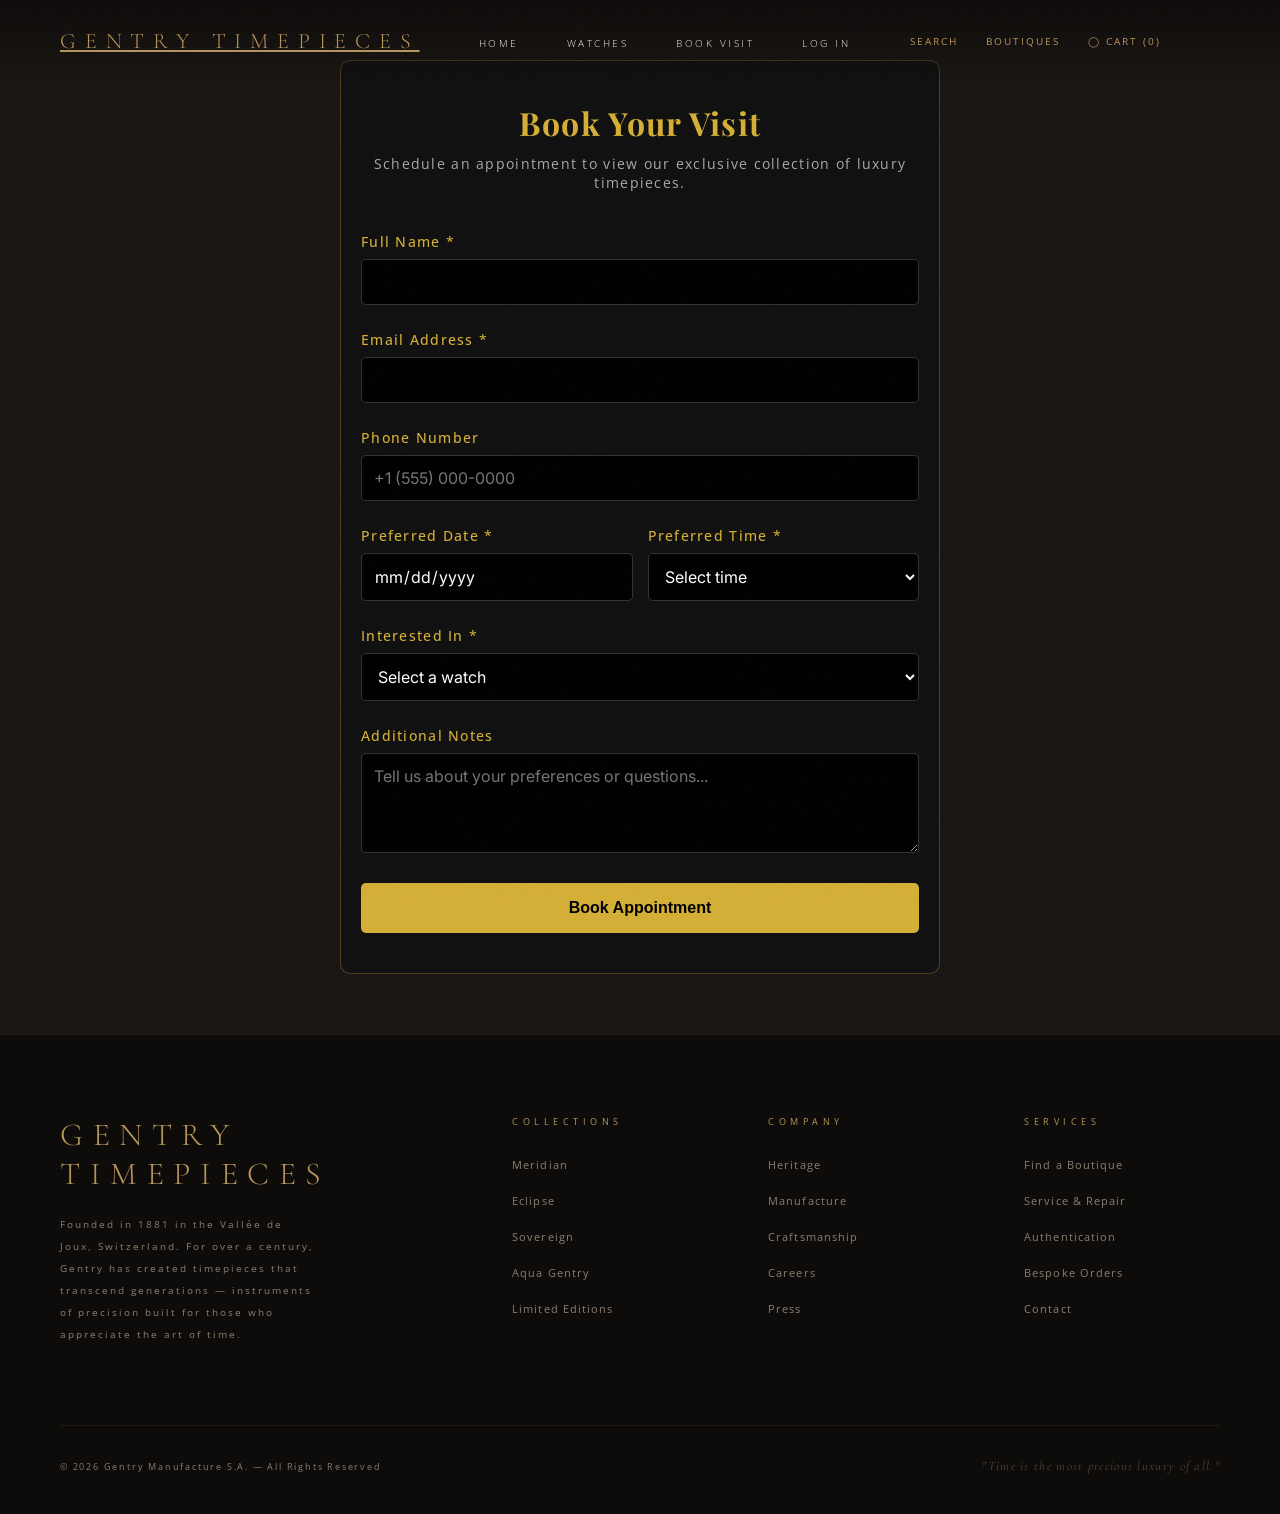
<file: book-visit/index.html>
<!DOCTYPE html>
<html lang="en">
<head>
  <meta charset="UTF-8">
  <meta name="viewport" content="width=device-width, initial-scale=1.0">
  <title>Book a Visit - Gentry Timepieces</title>
  <link href="https://fonts.googleapis.com/css2?family=Cormorant+Garamond:ital,wght@0,300;0,400;0,600;1,300;1,400&family=Josefin+Sans:wght@100;200;300;400&display=swap&family=Open+Sans:wght@300;400;500;600&display=swap" rel="stylesheet">
  <link href="https://fonts.googleapis.com/css2?family=Playfair+Display:wght@500;700&family=Inter:wght@300;400;500&display=swap" rel="stylesheet">
  <link rel="stylesheet" href="../css/luxury-style.css">
  <script src="../js/component-loader.js" defer></script>
  <style>
    .book-visit-container {
      max-width: 600px;
      margin: 60px auto;
      padding: 40px 20px;
      background: #111;
      border-radius: 10px;
      border: 1px solid rgba(212, 175, 55, 0.3);
    }

    .book-visit-container h1 {
      text-align: center;
      margin-bottom: 10px;
      font-family: 'Playfair Display', serif;
      color: #D4AF37;
    }

    .book-visit-container p {
      text-align: center;
      color: #aaa;
      margin-bottom: 40px;
      font-size: 14px;
    }

    .form-group {
      margin-bottom: 25px;
    }

    .form-group label {
      display: block;
      margin-bottom: 8px;
      color: #D4AF37;
      font-weight: 500;
      font-size: 14px;
    }

    .form-group input,
    .form-group select,
    .form-group textarea {
      width: 100%;
      padding: 12px;
      background: #000;
      border: 1px solid rgba(255, 255, 255, 0.2);
      color: #fff;
      border-radius: 5px;
      font-family: 'Inter', sans-serif;
      font-size: 1rem;
      transition: border-color 0.3s;
    }

    .form-group input:focus,
    .form-group select:focus,
    .form-group textarea:focus {
      outline: none;
      border-color: #D4AF37;
      box-shadow: 0 0 5px rgba(212, 175, 55, 0.3);
    }

    .form-group textarea {
      resize: vertical;
      min-height: 100px;
    }

    .form-row {
      display: grid;
      grid-template-columns: 1fr 1fr;
      gap: 15px;
    }

    .submit-btn {
      width: 100%;
      padding: 16px;
      background: #D4AF37;
      color: #000;
      border: none;
      border-radius: 5px;
      font-weight: bold;
      font-size: 1rem;
      cursor: pointer;
      transition: 0.3s;
      min-height: 44px;
    }

    .submit-btn:hover {
      opacity: 0.9;
      transform: translateY(-2px);
    }

    .success-message {
      display: none;
      background: #1a4d2e;
      border: 1px solid #4caf50;
      color: #4caf50;
      padding: 16px;
      border-radius: 5px;
      text-align: center;
      margin-bottom: 20px;
    }

    .error-message {
      display: none;
      background: #5d1f1f;
      border: 1px solid #f44336;
      color: #f44336;
      padding: 16px;
      border-radius: 5px;
      text-align: center;
      margin-bottom: 20px;
    }

    .form-error {
      color: #f44336;
      font-size: 12px;
      margin-top: 5px;
      display: none;
    }

    @media (max-width: 480px) {
      .book-visit-container {
        margin: 30px auto;
        padding: 20px 15px;
      }

      .form-row {
        grid-template-columns: 1fr;
      }
    }
  </style>
</head>
<body>
  <div id="header-placeholder"></div>

  <div class="book-visit-container">
    <h1>Book Your Visit</h1>
    <p>Schedule an appointment to view our exclusive collection of luxury timepieces.</p>
    
    <div id="success-message" class="success-message">
      ✓ Your appointment request has been submitted! We'll contact you shortly.
    </div>
    <div id="error-message" class="error-message">
      ✗ Something went wrong. Please try again.
    </div>

    <form id="book-visit-form">
      <div class="form-group">
        <label for="name">Full Name *</label>
        <input type="text" id="name" name="name" required>
        <div class="form-error" id="name-error">Please enter your name</div>
      </div>

      <div class="form-group">
        <label for="email">Email Address *</label>
        <input type="email" id="email" name="email" required>
        <div class="form-error" id="email-error">Please enter a valid email</div>
      </div>

      <div class="form-group">
        <label for="phone">Phone Number</label>
        <input type="tel" id="phone" name="phone" placeholder="+1 (555) 000-0000">
      </div>

      <div class="form-row">
        <div class="form-group">
          <label for="visit-date">Preferred Date *</label>
          <input type="date" id="visit-date" name="visit-date" required>
          <div class="form-error" id="date-error">Please select a date</div>
        </div>

        <div class="form-group">
          <label for="visit-time">Preferred Time *</label>
          <select id="visit-time" name="visit-time" required>
            <option value="">Select time</option>
            <option value="09:00">09:00 AM</option>
            <option value="10:00">10:00 AM</option>
            <option value="11:00">11:00 AM</option>
            <option value="12:00">12:00 PM</option>
            <option value="14:00">2:00 PM</option>
            <option value="15:00">3:00 PM</option>
            <option value="16:00">4:00 PM</option>
            <option value="17:00">5:00 PM</option>
          </select>
          <div class="form-error" id="time-error">Please select a time</div>
        </div>
      </div>

      <div class="form-group">
        <label for="preferred-watch">Interested In *</label>
        <select id="preferred-watch" name="preferred-watch" required>
          <option value="">Select a watch</option>
          <option value="rolex">Rolex Submariner - $12,000</option>
          <option value="omega">Omega Seamaster - $8,500</option>
          <option value="patek">Patek Philippe - $25,000</option>
          <option value="audemars">Audemars Piguet - $30,000</option>
          <option value="other">Other / Not Sure</option>
        </select>
        <div class="form-error" id="watch-error">Please select a watch</div>
      </div>

      <div class="form-group">
        <label for="message">Additional Notes</label>
        <textarea id="message" name="message" placeholder="Tell us about your preferences or questions..."></textarea>
      </div>

      <button type="submit" class="submit-btn">Book Appointment</button>
    </form>
  </div>

  <div id="footer-placeholder"></div>

  <script>
    /**
     * Book Visit Form Handler
     * Validates and submits appointment booking form
     */
    const form = document.getElementById('book-visit-form');
    const successMsg = document.getElementById('success-message');
    const errorMsg = document.getElementById('error-message');

    // Validate email format
    function isValidEmail(email) {
      const regex = /^[^\s@]+@[^\s@]+\.[^\s@]+$/;
      return regex.test(email);
    }

    // Show/hide error messages
    function showError(fieldId, message) {
      const errorEl = document.getElementById(`${fieldId}-error`);
      if (errorEl) {
        errorEl.style.display = 'block';
      }
    }

    function hideError(fieldId) {
      const errorEl = document.getElementById(`${fieldId}-error`);
      if (errorEl) {
        errorEl.style.display = 'none';
      }
    }

    // Validate form
    function validateForm() {
      let isValid = true;
      
      // Validate name
      const nameInput = document.getElementById('name');
      if (nameInput.value.trim() === '') {
        showError('name', 'Name is required');
        isValid = false;
      } else {
        hideError('name');
      }

      // Validate email
      const emailInput = document.getElementById('email');
      if (!isValidEmail(emailInput.value)) {
        showError('email', 'Email is required and must be valid');
        isValid = false;
      } else {
        hideError('email');
      }

      // Validate date
      const dateInput = document.getElementById('visit-date');
      if (dateInput.value === '') {
        showError('date', 'Date is required');
        isValid = false;
      } else {
        hideError('date');
      }

      // Validate time
      const timeInput = document.getElementById('visit-time');
      if (timeInput.value === '') {
        showError('time', 'Time is required');
        isValid = false;
      } else {
        hideError('time');
      }

      // Validate watch selection
      const watchInput = document.getElementById('preferred-watch');
      if (watchInput.value === '') {
        showError('watch', 'Please select a watch');
        isValid = false;
      } else {
        hideError('watch');
      }

      return isValid;
    }

    // Form submission handler
    form.addEventListener('submit', (e) => {
      e.preventDefault();
      successMsg.style.display = 'none';
      errorMsg.style.display = 'none';

      if (!validateForm()) {
        return;
      }

      // Collect form data
      const formData = new FormData(form);
      const data = Object.fromEntries(formData);

      // Log the data (in a real app, this would be sent to a backend API)
      console.log('Booking submitted:', data);

      // Show success message
      successMsg.style.display = 'block';

      // Reset form
      form.reset();

      // Scroll to top
      window.scrollTo({ top: 0, behavior: 'smooth' });

      // Hide success message after 5 seconds
      setTimeout(() => {
        successMsg.style.display = 'none';
      }, 5000);
    });

    // Real-time validation
    document.getElementById('email').addEventListener('blur', () => {
      const email = document.getElementById('email').value;
      if (email && !isValidEmail(email)) {
        showError('email', 'Email format is invalid');
      } else {
        hideError('email');
      }
    });
  </script>
</body>
</html>
</file>
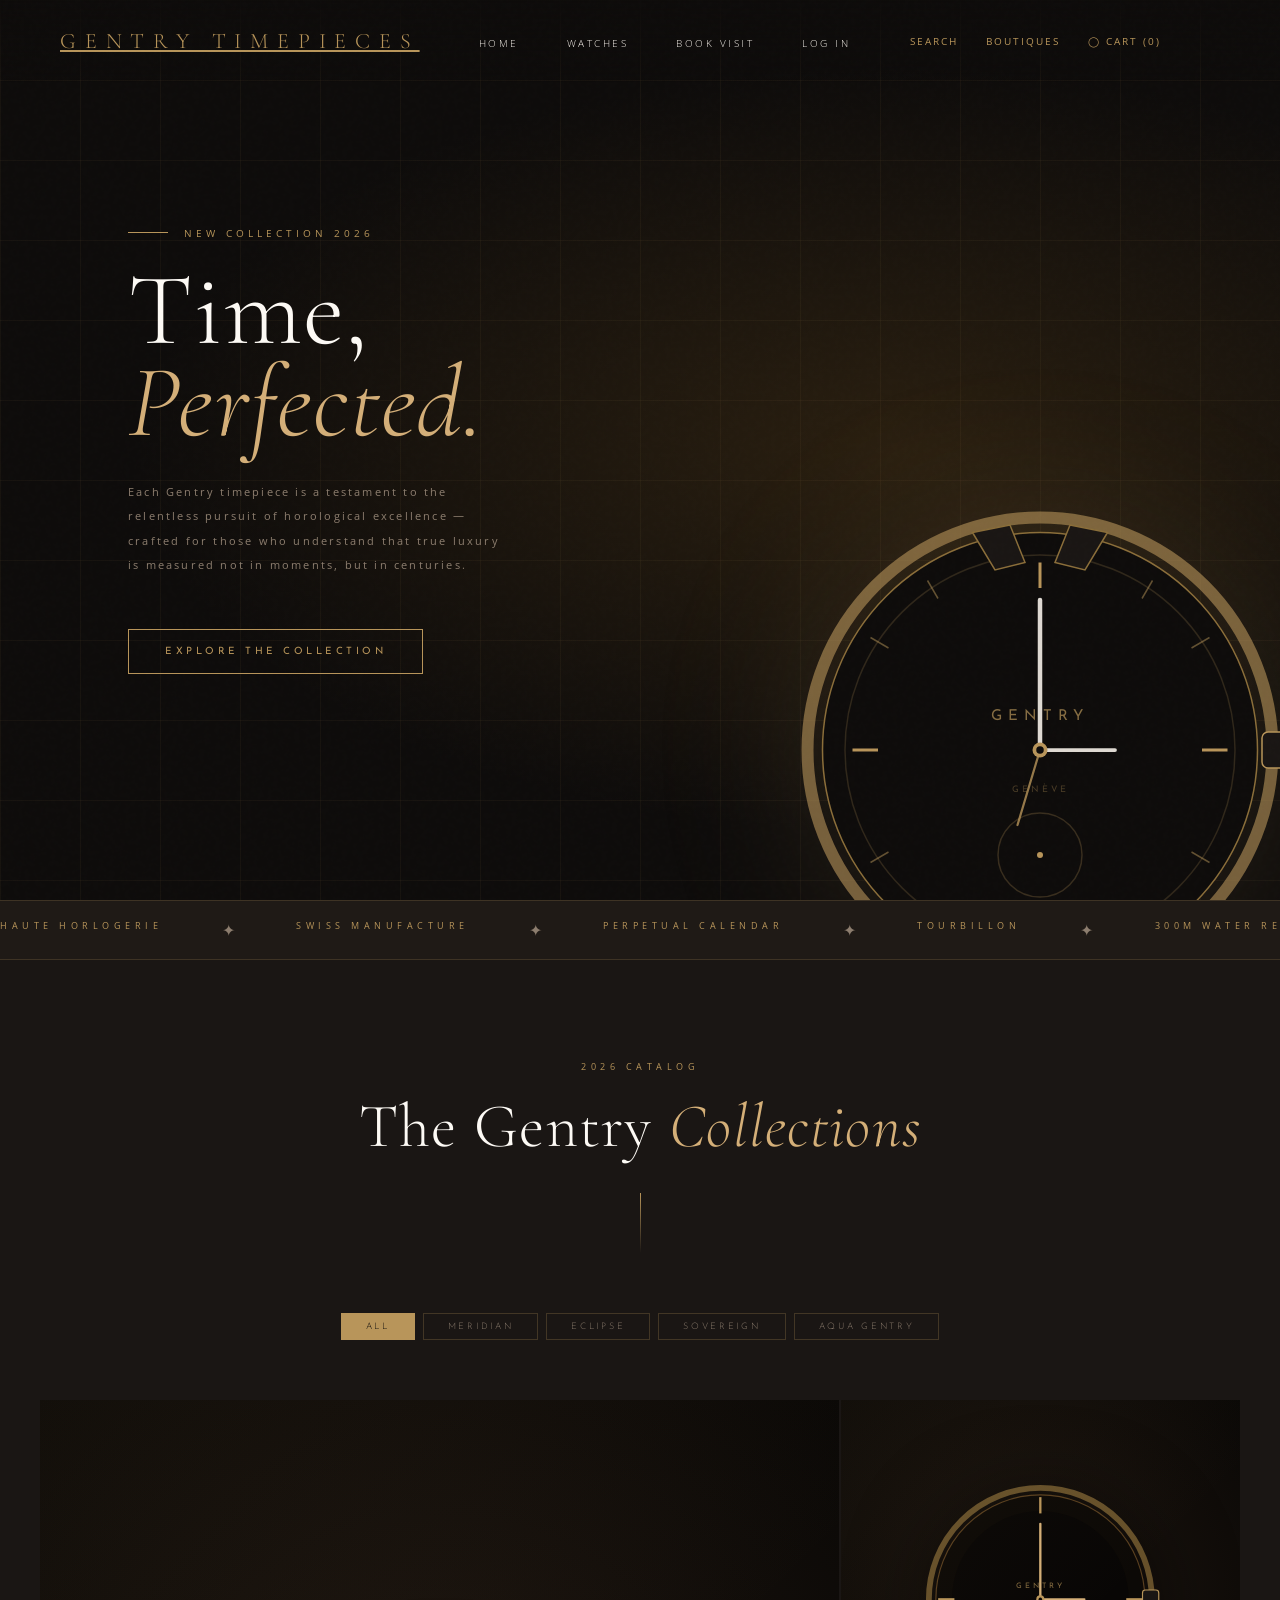
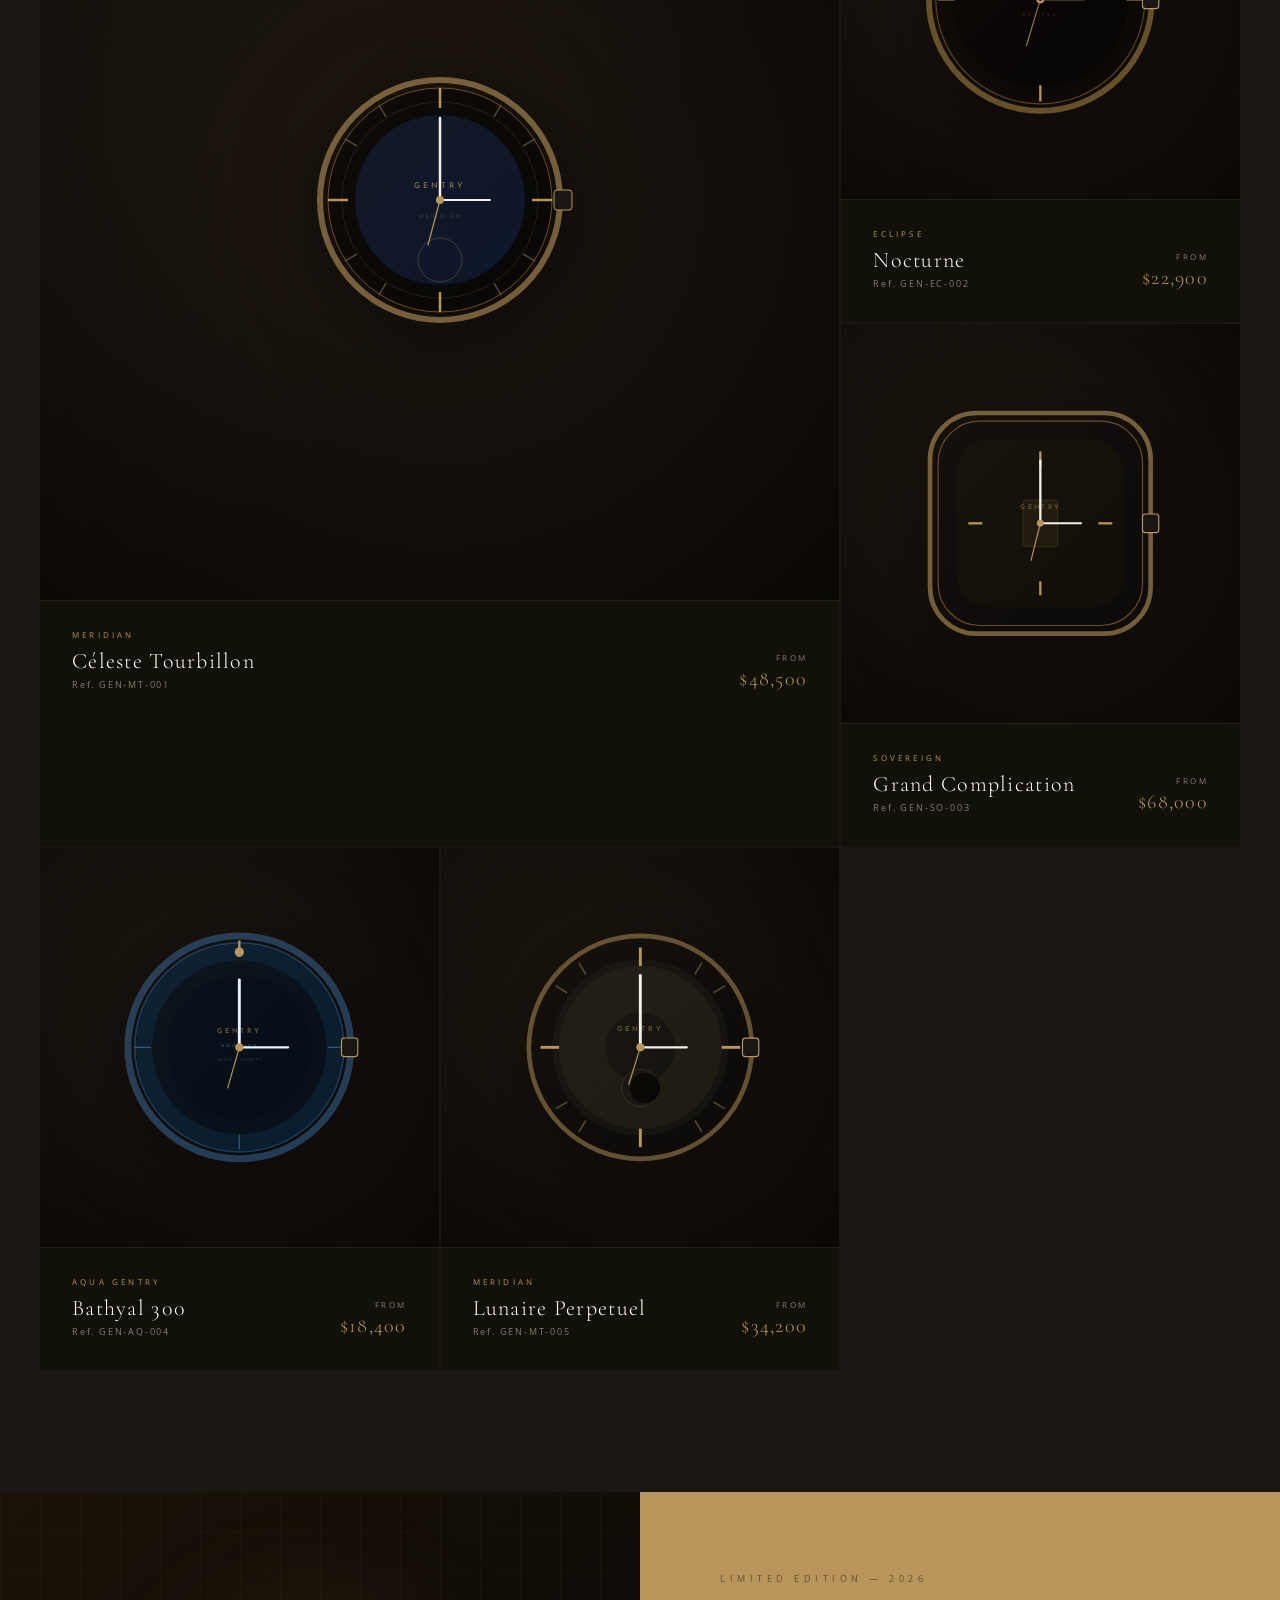
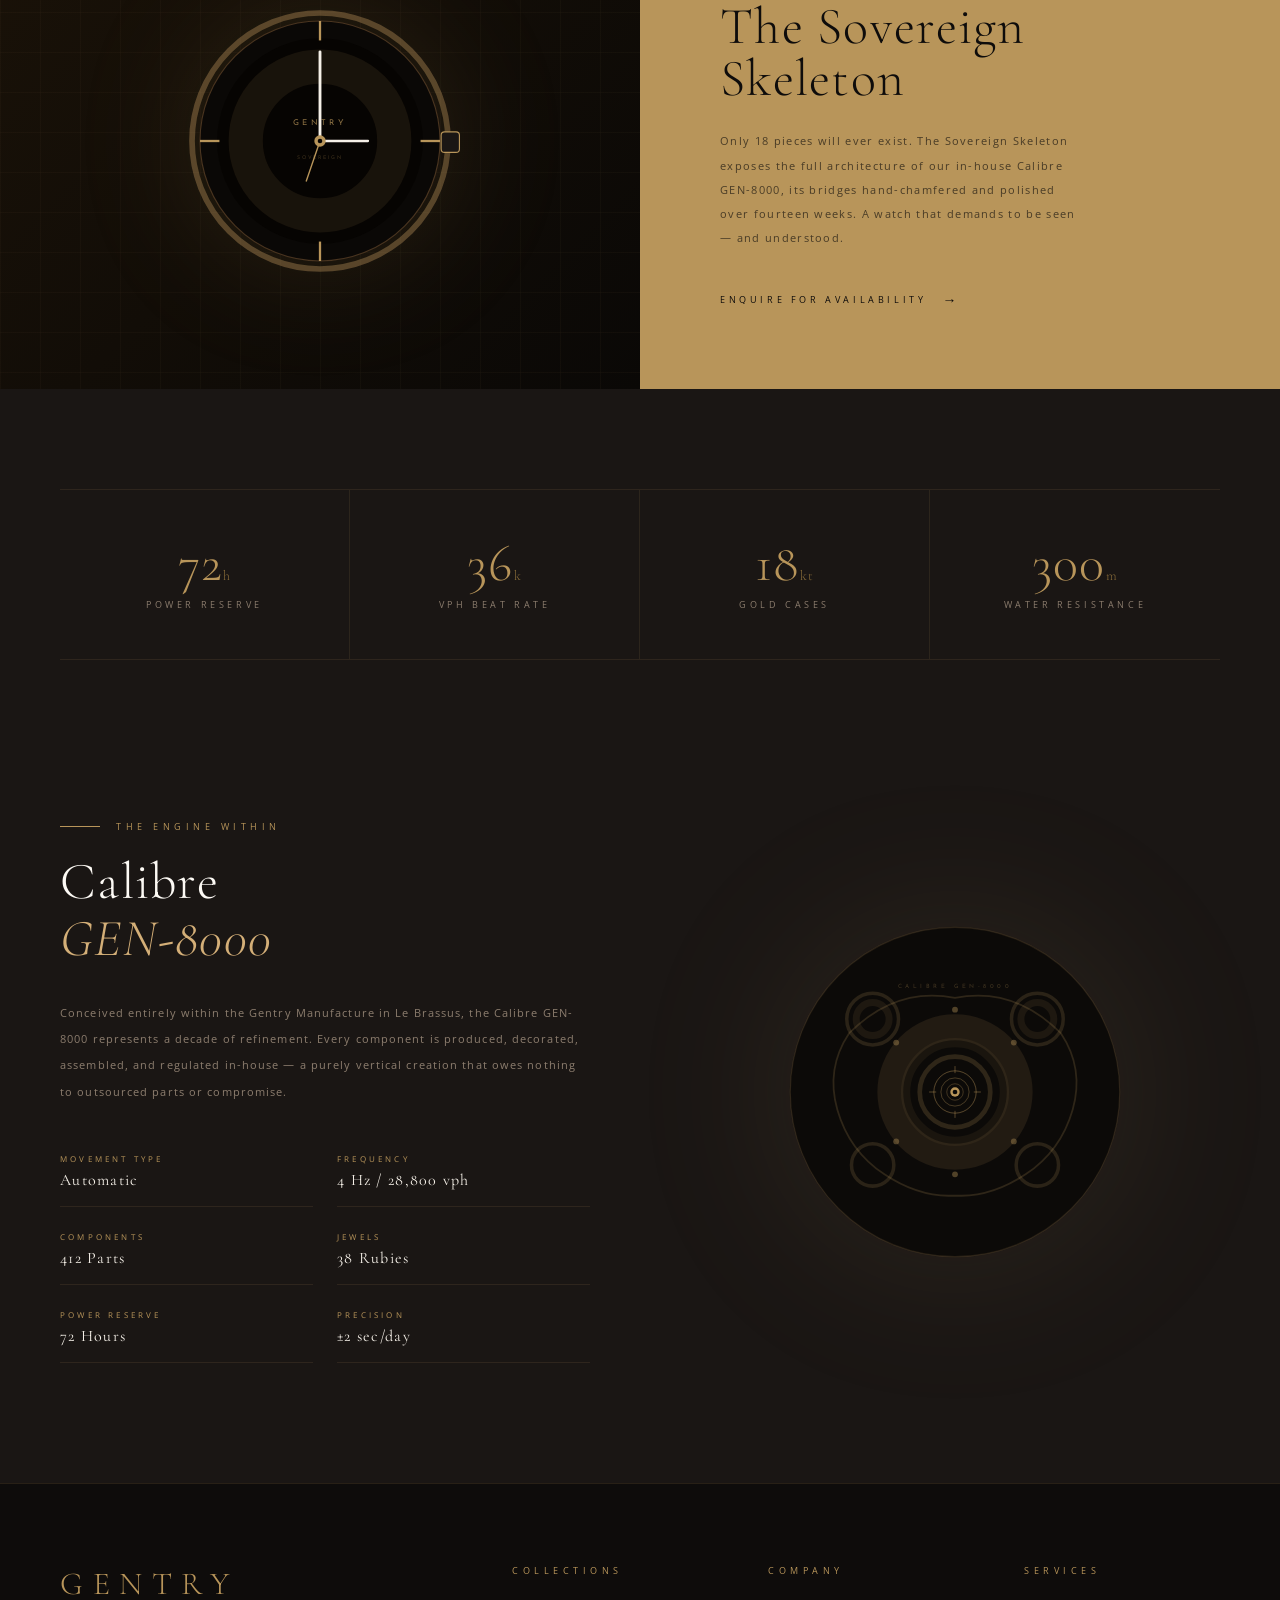
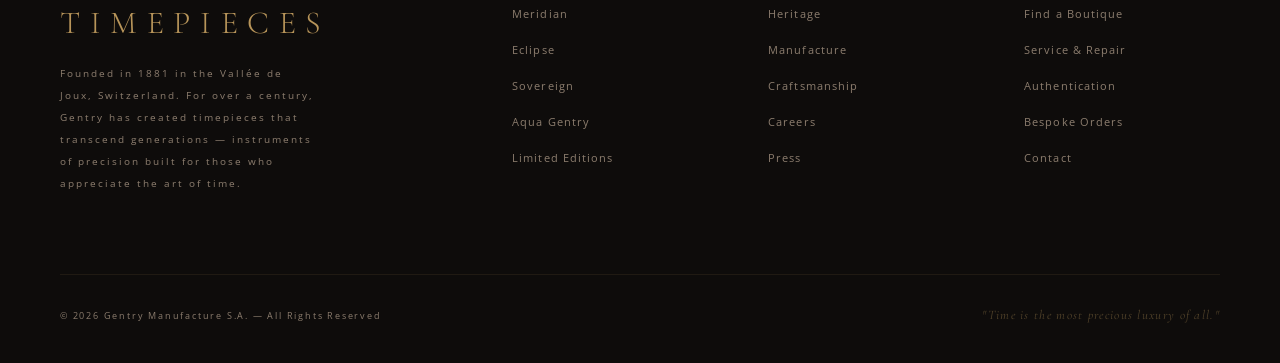
<file: home/index.html>
<!DOCTYPE html>
<html lang="en">
<head>
  <meta charset="UTF-8">
  <meta name="viewport" content="width=device-width, initial-scale=1.0">
  <title>GENTRY — Timepieces of Distinction</title>
  <link href="https://fonts.googleapis.com/css2?family=Cormorant+Garamond:ital,wght@0,300;0,400;0,600;1,300;1,400&family=Josefin+Sans:wght@100;200;300;400&display=swap&family=Open+Sans:wght@300;400;500;600&display=swap" rel="stylesheet">
  <link rel="stylesheet" href="../css/luxury-style.css">
  <script src="../js/watch-image-generator.js" defer></script>
  <script src="../js/watches-api.js" defer></script>
  <script src="../js/api-config.js" defer></script>
  <script src="../js/component-loader.js" defer></script>
</head>
<body>

<div id="header-placeholder"></div>

<!-- HERO -->
<section class="hero">
  <div class="hero-bg"></div>
  <div class="hero-lines"></div>
  <div class="hero-content">
    <div class="hero-eyebrow">New Collection 2026</div>
    <h1>
      Time,
      <em>Perfected.</em>
    </h1>
    <p class="hero-sub">
      Each Gentry timepiece is a testament to the relentless pursuit of horological excellence — crafted for those who understand that true luxury is measured not in moments, but in centuries.
    </p>
    <a href="#collections" class="hero-cta">
      <span>Explore the Collection</span>
    </a>
  </div>

  <!-- Decorative watch SVG in hero -->
  <div class="hero-watch">
    <svg class="watch-svg" viewBox="0 0 400 400" xmlns="http://www.w3.org/2000/svg">
      <!-- Case -->
      <circle cx="200" cy="200" r="155" fill="none" stroke="#B8955A" stroke-width="8" opacity="0.6"/>
      <circle cx="200" cy="200" r="145" fill="#0E0C0B" stroke="#8B6E3A" stroke-width="1"/>
      <circle cx="200" cy="200" r="130" fill="none" stroke="rgba(184,149,90,0.2)" stroke-width="1"/>
      <!-- Crown -->
      <rect x="348" y="188" width="22" height="24" rx="4" fill="#1A1614" stroke="#B8955A" stroke-width="1"/>
      <!-- Lugs -->
      <path d="M155 55 L170 80 L190 75 L180 50 Z" fill="#1A1614" stroke="#8B6E3A" stroke-width="1"/>
      <path d="M245 55 L230 80 L210 75 L220 50 Z" fill="#1A1614" stroke="#8B6E3A" stroke-width="1"/>
      <path d="M155 345 L170 320 L190 325 L180 350 Z" fill="#1A1614" stroke="#8B6E3A" stroke-width="1"/>
      <path d="M245 345 L230 320 L210 325 L220 350 Z" fill="#1A1614" stroke="#8B6E3A" stroke-width="1"/>
      <!-- Hour markers -->
      <g stroke="#B8955A" stroke-width="2">
        <line x1="200" y1="75" x2="200" y2="92"/>
        <line x1="200" y1="308" x2="200" y2="325"/>
        <line x1="75" y1="200" x2="92" y2="200"/>
        <line x1="308" y1="200" x2="325" y2="200"/>
      </g>
      <g stroke="rgba(184,149,90,0.5)" stroke-width="1">
        <line x1="275" y1="87" x2="268" y2="99"/>
        <line x1="313" y1="125" x2="301" y2="132"/>
        <line x1="313" y1="275" x2="301" y2="268"/>
        <line x1="275" y1="313" x2="268" y2="301"/>
        <line x1="125" y1="313" x2="132" y2="301"/>
        <line x1="87" y1="275" x2="99" y2="268"/>
        <line x1="87" y1="125" x2="99" y2="132"/>
        <line x1="125" y1="87" x2="132" y2="99"/>
      </g>
      <!-- Sub-dial (seconds) -->
      <circle cx="200" cy="270" r="28" fill="none" stroke="rgba(184,149,90,0.25)" stroke-width="1"/>
      <circle cx="200" cy="270" r="2" fill="#B8955A"/>
      <!-- Hands -->
      <line x1="200" y1="200" x2="200" y2="100" stroke="#F5F0E8" stroke-width="3" stroke-linecap="round" opacity="0.9"/>
      <line x1="200" y1="200" x2="250" y2="200" stroke="#F5F0E8" stroke-width="2.5" stroke-linecap="round" opacity="0.9"/>
      <line x1="200" y1="200" x2="185" y2="250" stroke="#B8955A" stroke-width="1.5" stroke-linecap="round" opacity="0.8"/>
      <!-- Center jewel -->
      <circle cx="200" cy="200" r="5" fill="#B8955A"/>
      <circle cx="200" cy="200" r="2.5" fill="#0E0C0B"/>
      <!-- Brand text -->
      <text x="200" y="180" text-anchor="middle" fill="rgba(184,149,90,0.7)" font-size="10" font-family="Josefin Sans, sans-serif" letter-spacing="4">GENTRY</text>
      <text x="200" y="228" text-anchor="middle" fill="rgba(184,149,90,0.35)" font-size="6" font-family="Josefin Sans, sans-serif" letter-spacing="2">GENÈVE</text>
    </svg>
  </div>
</section>

<!-- MARQUEE -->
<div class="marquee-wrap">
  <div class="marquee-track">
    <span class="marquee-item">Haute Horlogerie</span><span class="marquee-sep">✦</span>
    <span class="marquee-item">Swiss Manufacture</span><span class="marquee-sep">✦</span>
    <span class="marquee-item">Perpetual Calendar</span><span class="marquee-sep">✦</span>
    <span class="marquee-item">Tourbillon</span><span class="marquee-sep">✦</span>
    <span class="marquee-item">300m Water Resistant</span><span class="marquee-sep">✦</span>
    <span class="marquee-item">Hand-Finished</span><span class="marquee-sep">✦</span>
    <span class="marquee-item">In-House Movement</span><span class="marquee-sep">✦</span>
    <span class="marquee-item">Haute Horlogerie</span><span class="marquee-sep">✦</span>
    <span class="marquee-item">Swiss Manufacture</span><span class="marquee-sep">✦</span>
    <span class="marquee-item">Perpetual Calendar</span><span class="marquee-sep">✦</span>
    <span class="marquee-item">Tourbillon</span><span class="marquee-sep">✦</span>
    <span class="marquee-item">300m Water Resistant</span><span class="marquee-sep">✦</span>
    <span class="marquee-item">Hand-Finished</span><span class="marquee-sep">✦</span>
    <span class="marquee-item">In-House Movement</span><span class="marquee-sep">✦</span>
  </div>
</div>

<!-- COLLECTION SECTION -->
<section id="collections">
  <div class="section-header fade-up">
    <div class="section-eyebrow">2026 Catalog</div>
    <h2 class="section-title">The Gentry <em>Collections</em></h2>
    <div class="section-line"></div>
  </div>

  <!-- FILTER BAR -->
  <div class="filter-bar fade-up">
    <button class="filter-btn active" onclick="filterCards('all', this)">All</button>
    <button class="filter-btn" onclick="filterCards('meridian', this)">Meridian</button>
    <button class="filter-btn" onclick="filterCards('eclipse', this)">Eclipse</button>
    <button class="filter-btn" onclick="filterCards('sovereign', this)">Sovereign</button>
    <button class="filter-btn" onclick="filterCards('aqua', this)">Aqua Gentry</button>
  </div>

  <div class="catalog">
    <div class="catalog-grid" id="catalogGrid">

      <!-- FEATURED: Watch 1 -->
      <div class="watch-card featured" data-collection="meridian" onclick="openModal(0)">
        <div class="card-img" style="min-height:500px;">
          <svg class="card-svg" viewBox="0 0 300 300" xmlns="http://www.w3.org/2000/svg">
            <circle cx="150" cy="150" r="120" fill="none" stroke="#B8955A" stroke-width="6" opacity="0.6"/>
            <circle cx="150" cy="150" r="112" fill="#0A0806" stroke="#6B4E2A" stroke-width="1"/>
            <circle cx="150" cy="150" r="98" fill="none" stroke="rgba(184,149,90,0.15)" stroke-width="1"/>
            <rect x="264" y="140" width="18" height="20" rx="3" fill="#1A1614" stroke="#B8955A" stroke-width="1"/>
            <g stroke="#B8955A" stroke-width="2.5">
              <line x1="150" y1="38" x2="150" y2="58"/>
              <line x1="150" y1="242" x2="150" y2="262"/>
              <line x1="38" y1="150" x2="58" y2="150"/>
              <line x1="242" y1="150" x2="262" y2="150"/>
            </g>
            <g stroke="rgba(184,149,90,0.4)" stroke-width="1.5">
              <line x1="211" y1="55" x2="204" y2="67"/>
              <line x1="245" y1="89" x2="233" y2="96"/>
              <line x1="245" y1="211" x2="233" y2="204"/>
              <line x1="211" y1="245" x2="204" y2="233"/>
              <line x1="89" y1="245" x2="96" y2="233"/>
              <line x1="55" y1="211" x2="67" y2="204"/>
              <line x1="55" y1="89" x2="67" y2="96"/>
              <line x1="89" y1="55" x2="96" y2="67"/>
            </g>
            <circle cx="150" cy="150" r="85" fill="rgba(15,25,50,0.8)" stroke="none"/>
            <circle cx="150" cy="210" r="22" fill="none" stroke="rgba(184,149,90,0.3)" stroke-width="1"/>
            <text x="150" y="138" text-anchor="middle" fill="rgba(184,149,90,0.8)" font-size="8" font-family="Josefin Sans, sans-serif" letter-spacing="3">GENTRY</text>
            <text x="150" y="168" text-anchor="middle" fill="rgba(184,149,90,0.3)" font-size="5" font-family="Josefin Sans, sans-serif" letter-spacing="2">MERIDIAN</text>
            <line x1="150" y1="150" x2="150" y2="68" stroke="#F5F0E8" stroke-width="2.5" stroke-linecap="round"/>
            <line x1="150" y1="150" x2="200" y2="150" stroke="#F5F0E8" stroke-width="2" stroke-linecap="round"/>
            <line x1="150" y1="150" x2="138" y2="195" stroke="#B8955A" stroke-width="1.2" stroke-linecap="round"/>
            <circle cx="150" cy="150" r="4" fill="#B8955A"/>
          </svg>
        </div>
        <div class="card-info">
          <div>
            <div class="card-collection">Meridian</div>
            <div class="card-name">Céleste Tourbillon</div>
            <div class="card-ref">Ref. GEN-MT-001</div>
          </div>
          <div class="card-price">
            <div class="price-label">From</div>
            <div class="price-val">$48,500</div>
          </div>
        </div>
        <div class="card-overlay">
          <button class="overlay-btn" onclick="event.stopPropagation(); openModal(0)">View Details</button>
          <button class="overlay-btn secondary">Add to Wishlist</button>
        </div>
      </div>

      <!-- Watch 2 -->
      <div class="watch-card" data-collection="eclipse" onclick="openModal(1)">
        <div class="card-img">
          <svg class="card-svg" viewBox="0 0 240 240" xmlns="http://www.w3.org/2000/svg">
            <circle cx="120" cy="120" r="96" fill="none" stroke="#8B6E3A" stroke-width="5" opacity="0.7"/>
            <circle cx="120" cy="120" r="90" fill="#0C0906" stroke="#5A4020" stroke-width="1"/>
            <circle cx="120" cy="120" r="76" fill="#080605"/>
            <rect x="208" y="112" width="14" height="16" rx="2.5" fill="#1A1614" stroke="#B8955A" stroke-width="1"/>
            <g stroke="#B8955A" stroke-width="2">
              <line x1="120" y1="32" x2="120" y2="46"/>
              <line x1="120" y1="194" x2="120" y2="208"/>
              <line x1="32" y1="120" x2="46" y2="120"/>
              <line x1="194" y1="120" x2="208" y2="120"/>
            </g>
            <text x="120" y="110" text-anchor="middle" fill="rgba(184,149,90,0.7)" font-size="6.5" font-family="Josefin Sans, sans-serif" letter-spacing="2.5">GENTRY</text>
            <text x="120" y="134" text-anchor="middle" fill="rgba(184,149,90,0.25)" font-size="4" font-family="Josefin Sans, sans-serif" letter-spacing="2">ECLIPSE</text>
            <line x1="120" y1="120" x2="120" y2="55" stroke="#D4AF78" stroke-width="2" stroke-linecap="round"/>
            <line x1="120" y1="120" x2="158" y2="120" stroke="#D4AF78" stroke-width="1.8" stroke-linecap="round"/>
            <line x1="120" y1="120" x2="108" y2="160" stroke="rgba(184,149,90,0.8)" stroke-width="1" stroke-linecap="round"/>
            <circle cx="120" cy="120" r="3.5" fill="#B8955A"/>
            <circle cx="120" cy="120" r="1.5" fill="#080605"/>
          </svg>
        </div>
        <div class="card-info">
          <div>
            <div class="card-collection">Eclipse</div>
            <div class="card-name">Nocturne</div>
            <div class="card-ref">Ref. GEN-EC-002</div>
          </div>
          <div class="card-price">
            <div class="price-label">From</div>
            <div class="price-val">$22,900</div>
          </div>
        </div>
        <div class="card-overlay">
          <button class="overlay-btn" onclick="event.stopPropagation(); openModal(1)">View Details</button>
          <button class="overlay-btn secondary">Add to Wishlist</button>
        </div>
      </div>

      <!-- Watch 3 -->
      <div class="watch-card" data-collection="sovereign" onclick="openModal(2)">
        <div class="card-img">
          <svg class="card-svg" viewBox="0 0 240 240" xmlns="http://www.w3.org/2000/svg">
            <rect x="25" y="25" width="190" height="190" rx="40" fill="none" stroke="#B8955A" stroke-width="4" opacity="0.6"/>
            <rect x="32" y="32" width="176" height="176" rx="36" fill="#0E0C0B" stroke="#6B4E2A" stroke-width="1"/>
            <rect x="48" y="48" width="144" height="144" rx="28" fill="#121008"/>
            <rect x="208" y="112" width="14" height="16" rx="2.5" fill="#1A1614" stroke="#B8955A" stroke-width="1"/>
            <g stroke="#B8955A" stroke-width="2">
              <line x1="120" y1="58" x2="120" y2="70"/>
              <line x1="120" y1="170" x2="120" y2="182"/>
              <line x1="58" y1="120" x2="70" y2="120"/>
              <line x1="170" y1="120" x2="182" y2="120"/>
            </g>
            <rect x="105" y="100" width="30" height="40" rx="3" fill="rgba(184,149,90,0.08)" stroke="rgba(184,149,90,0.3)" stroke-width="0.5"/>
            <text x="120" y="108" text-anchor="middle" fill="rgba(184,149,90,0.6)" font-size="5.5" font-family="Josefin Sans, sans-serif" letter-spacing="2">GENTRY</text>
            <line x1="120" y1="120" x2="120" y2="66" stroke="#F5F0E8" stroke-width="2" stroke-linecap="round"/>
            <line x1="120" y1="120" x2="155" y2="120" stroke="#F5F0E8" stroke-width="1.8" stroke-linecap="round"/>
            <line x1="120" y1="120" x2="112" y2="152" stroke="#B8955A" stroke-width="1" stroke-linecap="round"/>
            <circle cx="120" cy="120" r="3" fill="#B8955A"/>
          </svg>
        </div>
        <div class="card-info">
          <div>
            <div class="card-collection">Sovereign</div>
            <div class="card-name">Grand Complication</div>
            <div class="card-ref">Ref. GEN-SO-003</div>
          </div>
          <div class="card-price">
            <div class="price-label">From</div>
            <div class="price-val">$68,000</div>
          </div>
        </div>
        <div class="card-overlay">
          <button class="overlay-btn" onclick="event.stopPropagation(); openModal(2)">View Details</button>
          <button class="overlay-btn secondary">Add to Wishlist</button>
        </div>
      </div>

      <!-- Watch 4 -->
      <div class="watch-card" data-collection="aqua" onclick="openModal(3)">
        <div class="card-img">
          <svg class="card-svg" viewBox="0 0 240 240" xmlns="http://www.w3.org/2000/svg">
            <circle cx="120" cy="120" r="96" fill="none" stroke="#2A4A6B" stroke-width="6" opacity="0.8"/>
            <circle cx="120" cy="120" r="90" fill="#08111A" stroke="#1A3A5A" stroke-width="1.5"/>
            <circle cx="120" cy="120" r="82" fill="none" stroke="#0A1E30" stroke-width="14"/>
            <g stroke="#B8955A" stroke-width="2">
              <line x1="120" y1="28" x2="120" y2="42"/>
            </g>
            <circle cx="120" cy="38" r="4" fill="#B8955A"/>
            <g stroke="rgba(100,150,200,0.5)" stroke-width="1">
              <line x1="120" y1="195" x2="120" y2="208"/>
              <line x1="30" y1="120" x2="44" y2="120"/>
              <line x1="196" y1="120" x2="210" y2="120"/>
            </g>
            <circle cx="120" cy="120" r="62" fill="#060E18"/>
            <rect x="208" y="112" width="14" height="16" rx="2.5" fill="#1A1614" stroke="#B8955A" stroke-width="1"/>
            <text x="120" y="108" text-anchor="middle" fill="rgba(184,149,90,0.7)" font-size="6" font-family="Josefin Sans, sans-serif" letter-spacing="2">GENTRY</text>
            <text x="120" y="120" text-anchor="middle" fill="rgba(100,160,220,0.5)" font-size="4" font-family="Josefin Sans, sans-serif" letter-spacing="1.5">AQUA 300</text>
            <text x="120" y="132" text-anchor="middle" fill="rgba(100,160,220,0.35)" font-size="3.5" font-family="Josefin Sans, sans-serif" letter-spacing="1">300M / 1000FT</text>
            <line x1="120" y1="120" x2="120" y2="62" stroke="#E8F4FF" stroke-width="2.5" stroke-linecap="round"/>
            <line x1="120" y1="120" x2="162" y2="120" stroke="#E8F4FF" stroke-width="2" stroke-linecap="round"/>
            <line x1="120" y1="120" x2="110" y2="155" stroke="#B8955A" stroke-width="1" stroke-linecap="round"/>
            <circle cx="120" cy="120" r="3.5" fill="#B8955A"/>
          </svg>
        </div>
        <div class="card-info">
          <div>
            <div class="card-collection">Aqua Gentry</div>
            <div class="card-name">Bathyal 300</div>
            <div class="card-ref">Ref. GEN-AQ-004</div>
          </div>
          <div class="card-price">
            <div class="price-label">From</div>
            <div class="price-val">$18,400</div>
          </div>
        </div>
        <div class="card-overlay">
          <button class="overlay-btn" onclick="event.stopPropagation(); openModal(3)">View Details</button>
          <button class="overlay-btn secondary">Add to Wishlist</button>
        </div>
      </div>

      <!-- Watch 5 -->
      <div class="watch-card" data-collection="meridian" onclick="openModal(4)">
        <div class="card-img">
          <svg class="card-svg" viewBox="0 0 240 240" xmlns="http://www.w3.org/2000/svg">
            <circle cx="120" cy="120" r="96" fill="none" stroke="#B8955A" stroke-width="4" opacity="0.5"/>
            <circle cx="120" cy="120" r="90" fill="#0E0C0B"/>
            <circle cx="120" cy="120" r="76" fill="#161410"/>
            <circle cx="120" cy="120" r="76" fill="url(#silver)" opacity="0.3"/>
            <rect x="208" y="112" width="14" height="16" rx="2.5" fill="#1A1614" stroke="#B8955A" stroke-width="1"/>
            <circle cx="120" cy="120" r="60" fill="none" stroke="rgba(184,149,90,0.06)" stroke-width="20"/>
            <circle cx="120" cy="120" r="40" fill="none" stroke="rgba(184,149,90,0.06)" stroke-width="20"/>
            <g stroke="#B8955A" stroke-width="2.5">
              <line x1="120" y1="34" x2="120" y2="50"/>
              <line x1="120" y1="190" x2="120" y2="206"/>
              <line x1="34" y1="120" x2="50" y2="120"/>
              <line x1="190" y1="120" x2="206" y2="120"/>
            </g>
            <g stroke="rgba(184,149,90,0.4)" stroke-width="1.5">
              <line x1="173" y1="47" x2="167" y2="57"/>
              <line x1="193" y1="67" x2="183" y2="73"/>
              <line x1="193" y1="173" x2="183" y2="167"/>
              <line x1="173" y1="193" x2="167" y2="183"/>
              <line x1="67" y1="193" x2="73" y2="183"/>
              <line x1="47" y1="173" x2="57" y2="167"/>
              <line x1="47" y1="67" x2="57" y2="73"/>
              <line x1="67" y1="47" x2="73" y2="57"/>
            </g>
            <circle cx="120" cy="155" r="16" fill="#1A1614" stroke="rgba(184,149,90,0.3)" stroke-width="0.5"/>
            <circle cx="124" cy="155" r="13" fill="#0A0806"/>
            <text x="120" y="106" text-anchor="middle" fill="rgba(184,149,90,0.65)" font-size="6" font-family="Josefin Sans, sans-serif" letter-spacing="2.5">GENTRY</text>
            <line x1="120" y1="120" x2="120" y2="58" stroke="#F5F0E8" stroke-width="2.5" stroke-linecap="round"/>
            <line x1="120" y1="120" x2="160" y2="120" stroke="#F5F0E8" stroke-width="2" stroke-linecap="round"/>
            <line x1="120" y1="120" x2="110" y2="152" stroke="#B8955A" stroke-width="1" stroke-linecap="round"/>
            <circle cx="120" cy="120" r="3.5" fill="#B8955A"/>
          </svg>
        </div>
        <div class="card-info">
          <div>
            <div class="card-collection">Meridian</div>
            <div class="card-name">Lunaire Perpetuel</div>
            <div class="card-ref">Ref. GEN-MT-005</div>
          </div>
          <div class="card-price">
            <div class="price-label">From</div>
            <div class="price-val">$34,200</div>
          </div>
        </div>
        <div class="card-overlay">
          <button class="overlay-btn" onclick="event.stopPropagation(); openModal(4)">View Details</button>
          <button class="overlay-btn secondary">Add to Wishlist</button>
        </div>
      </div>

    </div>
  </div>
</section>

<!-- FEATURED BAND -->
<div class="feature-band fade-up">
  <div class="feature-left">
    <svg viewBox="0 0 280 280" style="width:320px;height:320px;filter:drop-shadow(0 0 60px rgba(184,149,90,0.15))">
      <circle cx="140" cy="140" r="112" fill="none" stroke="#B8955A" stroke-width="5" opacity="0.4"/>
      <circle cx="140" cy="140" r="105" fill="#0A0806" stroke="#4A3520" stroke-width="1"/>
      <circle cx="140" cy="140" r="90" fill="#060402"/>
      <rect x="246" y="132" width="16" height="18" rx="3" fill="#1A1614" stroke="#B8955A" stroke-width="1"/>
      <circle cx="140" cy="140" r="65" fill="none" stroke="rgba(184,149,90,0.1)" stroke-width="30"/>
      <g stroke="#B8955A" stroke-width="2">
        <line x1="140" y1="35" x2="140" y2="52"/>
        <line x1="140" y1="228" x2="140" y2="245"/>
        <line x1="35" y1="140" x2="52" y2="140"/>
        <line x1="228" y1="140" x2="245" y2="140"/>
      </g>
      <text x="140" y="126" text-anchor="middle" fill="rgba(184,149,90,0.75)" font-size="7" font-family="Josefin Sans, sans-serif" letter-spacing="3">GENTRY</text>
      <text x="140" y="156" text-anchor="middle" fill="rgba(184,149,90,0.3)" font-size="4.5" font-family="Josefin Sans, sans-serif" letter-spacing="1.5">SOVEREIGN</text>
      <line x1="140" y1="140" x2="140" y2="62" stroke="#F5F0E8" stroke-width="2.5" stroke-linecap="round"/>
      <line x1="140" y1="140" x2="182" y2="140" stroke="#F5F0E8" stroke-width="2" stroke-linecap="round"/>
      <line x1="140" y1="140" x2="128" y2="175" stroke="#B8955A" stroke-width="1.2" stroke-linecap="round"/>
      <circle cx="140" cy="140" r="5" fill="#B8955A"/>
      <circle cx="140" cy="140" r="2" fill="#060402"/>
    </svg>
  </div>
  <div class="feature-right">
    <div class="feature-tag">Limited Edition — 2026</div>
    <h2 class="feature-title">The Sovereign<br>Skeleton</h2>
    <p class="feature-desc">
      Only 18 pieces will ever exist. The Sovereign Skeleton exposes the full architecture of our in-house Calibre GEN-8000, its bridges hand-chamfered and polished over fourteen weeks. A watch that demands to be seen — and understood.
    </p>
    <a class="feature-link" onclick="openModal(5)">Enquire for Availability</a>
  </div>
</div>

<!-- SPECS STRIP -->
<div class="specs-strip fade-up">
  <div class="spec-item">
    <div class="spec-num">72<span class="spec-unit">h</span></div>
    <div class="spec-label">Power Reserve</div>
  </div>
  <div class="spec-item">
    <div class="spec-num">36<span class="spec-unit">k</span></div>
    <div class="spec-label">Vph Beat Rate</div>
  </div>
  <div class="spec-item">
    <div class="spec-num">18<span class="spec-unit">kt</span></div>
    <div class="spec-label">Gold Cases</div>
  </div>
  <div class="spec-item">
    <div class="spec-num">300<span class="spec-unit">m</span></div>
    <div class="spec-label">Water Resistance</div>
  </div>
</div>

<!-- MOVEMENT SECTION -->
<section id="movement" class="movement">
  <div class="movement-text fade-up">
    <div class="movement-eyebrow">The Engine Within</div>
    <h2 class="movement-title">Calibre<br><em>GEN-8000</em></h2>
    <p class="movement-body">
      Conceived entirely within the Gentry Manufacture in Le Brassus, the Calibre GEN-8000 represents a decade of refinement. Every component is produced, decorated, assembled, and regulated in-house — a purely vertical creation that owes nothing to outsourced parts or compromise.
    </p>
    <div class="movement-details">
      <div class="detail-row">
        <div class="detail-key">Movement Type</div>
        <div class="detail-val">Automatic</div>
      </div>
      <div class="detail-row">
        <div class="detail-key">Frequency</div>
        <div class="detail-val">4 Hz / 28,800 vph</div>
      </div>
      <div class="detail-row">
        <div class="detail-key">Components</div>
        <div class="detail-val">412 Parts</div>
      </div>
      <div class="detail-row">
        <div class="detail-key">Jewels</div>
        <div class="detail-val">38 Rubies</div>
      </div>
      <div class="detail-row">
        <div class="detail-key">Power Reserve</div>
        <div class="detail-val">72 Hours</div>
      </div>
      <div class="detail-row">
        <div class="detail-key">Precision</div>
        <div class="detail-val">±2 sec/day</div>
      </div>
    </div>
  </div>

  <div class="movement-visual">
    <svg viewBox="0 0 340 340" style="width:100%;max-width:400px;filter:drop-shadow(0 0 80px rgba(184,149,90,0.12))">
      <circle cx="170" cy="170" r="140" fill="#0C0A08" stroke="rgba(184,149,90,0.15)" stroke-width="1"/>
      <path d="M 80 120 Q 120 80 170 90 Q 220 80 260 120 Q 280 150 270 185 Q 260 220 230 240 Q 200 260 170 258 Q 140 260 110 240 Q 80 220 70 185 Q 60 150 80 120 Z" fill="none" stroke="rgba(184,149,90,0.2)" stroke-width="1.5"/>
      <circle cx="170" cy="170" r="55" fill="none" stroke="rgba(184,149,90,0.12)" stroke-width="22"/>
      <circle cx="170" cy="170" r="42" fill="none" stroke="rgba(184,149,90,0.08)" stroke-width="8"/>
      <circle cx="170" cy="170" r="30" fill="none" stroke="rgba(184,149,90,0.2)" stroke-width="4"/>
      <circle cx="100" cy="108" r="22" fill="none" stroke="rgba(184,149,90,0.18)" stroke-width="3"/>
      <circle cx="100" cy="108" r="14" fill="none" stroke="rgba(184,149,90,0.1)" stroke-width="6"/>
      <circle cx="240" cy="108" r="22" fill="none" stroke="rgba(184,149,90,0.18)" stroke-width="3"/>
      <circle cx="240" cy="108" r="14" fill="none" stroke="rgba(184,149,90,0.1)" stroke-width="6"/>
      <circle cx="240" cy="232" r="18" fill="none" stroke="rgba(184,149,90,0.18)" stroke-width="3"/>
      <circle cx="100" cy="232" r="18" fill="none" stroke="rgba(184,149,90,0.18)" stroke-width="3"/>
      <circle cx="170" cy="170" r="18" fill="none" stroke="rgba(184,149,90,0.5)" stroke-width="0.75"/>
      <circle cx="170" cy="170" r="12" fill="none" stroke="rgba(184,149,90,0.4)" stroke-width="0.75"/>
      <circle cx="170" cy="170" r="7" fill="none" stroke="rgba(184,149,90,0.35)" stroke-width="0.75"/>
      <g stroke="rgba(184,149,90,0.5)" stroke-width="0.75">
        <line x1="170" y1="148" x2="170" y2="154"/>
        <line x1="170" y1="186" x2="170" y2="192"/>
        <line x1="148" y1="170" x2="154" y2="170"/>
        <line x1="186" y1="170" x2="192" y2="170"/>
      </g>
      <g fill="rgba(184,149,90,0.4)">
        <circle cx="120" cy="128" r="2.5"/>
        <circle cx="220" cy="128" r="2.5"/>
        <circle cx="120" cy="212" r="2.5"/>
        <circle cx="220" cy="212" r="2.5"/>
        <circle cx="170" cy="100" r="2.5"/>
        <circle cx="170" cy="240" r="2.5"/>
      </g>
      <circle cx="170" cy="170" r="4" fill="#B8955A"/>
      <circle cx="170" cy="170" r="2" fill="#0C0A08"/>
      <text x="170" y="82" text-anchor="middle" fill="rgba(184,149,90,0.3)" font-size="5" font-family="Josefin Sans, sans-serif" letter-spacing="3">CALIBRE GEN-8000</text>
    </svg>
  </div>
</section>

<div id="footer-placeholder"></div>

<!-- MODAL -->
<div class="modal-overlay" id="modalOverlay" onclick="closeModal(event)">
  <div class="modal">
    <button class="modal-close" onclick="closeModal()">✕</button>
    <div class="modal-img" id="modalImg"></div>
    <div class="modal-info" id="modalInfo"></div>
  </div>
</div>

<script>
const watches = [
  {
    collection: "Meridian",
    name: "Céleste Tourbillon",
    ref: "Ref. GEN-MT-001",
    price: "$48,500",
    desc: "The Céleste Tourbillon is Gentry's crowning achievement in anti-gravity horological engineering. A one-minute flying tourbillon floats beneath the sapphire crystal, its cage hand-assembled from 72 titanium components over the course of three days.",
    specs: [
      { k: "Case Material", v: "18kt Rose Gold" },
      { k: "Diameter", v: "42mm" },
      { k: "Movement", v: "Cal. GEN-8000-T" },
      { k: "Power Reserve", v: "80 Hours" },
      { k: "Water Resistance", v: "30m" },
      { k: "Strap", v: "Alligator, handstitched" },
    ],
    svgColor: "#B8955A",
    dialColor: "#0F1932"
  },
  {
    collection: "Eclipse",
    name: "Nocturne",
    ref: "Ref. GEN-EC-002",
    price: "$22,900",
    desc: "Born from darkness, perfected in light. The Nocturne's onyx-black dial absorbs every photon, while its polished gold indices emerge as if illuminated from within. A watch that becomes more captivating the closer you look.",
    specs: [
      { k: "Case Material", v: "Stainless Steel" },
      { k: "Diameter", v: "40mm" },
      { k: "Movement", v: "Cal. GEN-4200" },
      { k: "Power Reserve", v: "72 Hours" },
      { k: "Water Resistance", v: "50m" },
      { k: "Strap", v: "Black calf, double-fold" },
    ],
    svgColor: "#8B6E3A",
    dialColor: "#080605"
  },
  {
    collection: "Sovereign",
    name: "Grand Complication",
    ref: "Ref. GEN-SO-003",
    price: "$68,000",
    desc: "Seven complications, one breathtaking timepiece. The Grand Complication unites a perpetual calendar, minute repeater, and split-second chronograph within a cushion-shaped 18kt white gold case that rewards every glance with new discovery.",
    specs: [
      { k: "Case Material", v: "18kt White Gold" },
      { k: "Dimensions", v: "44 × 44mm" },
      { k: "Movement", v: "Cal. GEN-9500-GC" },
      { k: "Power Reserve", v: "60 Hours" },
      { k: "Complications", v: "7 functions" },
      { k: "Strap", v: "Cordovan leather" },
    ],
    svgColor: "#B8955A",
    dialColor: "#0E0C0B"
  },
  {
    collection: "Aqua Gentry",
    name: "Bathyal 300",
    ref: "Ref. GEN-AQ-004",
    price: "$18,400",
    desc: "Engineered for the deep. The Bathyal 300 is rated to 300 metres and built with a unidirectional rotating bezel in black ceramic, luminous hands in Grade A SuperLuminova, and a helium escape valve — tools of precision for those who explore the abyss.",
    specs: [
      { k: "Case Material", v: "Grade 5 Titanium" },
      { k: "Diameter", v: "44mm" },
      { k: "Movement", v: "Cal. GEN-4500-D" },
      { k: "Water Resistance", v: "300m / 1000ft" },
      { k: "Bezel", v: "Black ceramic" },
      { k: "Bracelet", v: "Titanium, 3-link" },
    ],
    svgColor: "#2A4A6B",
    dialColor: "#060E18"
  },
  {
    collection: "Meridian",
    name: "Lunaire Perpetuel",
    ref: "Ref. GEN-MT-005",
    price: "$34,200",
    desc: "The Lunaire Perpetuel marries the precision of a perpetual calendar with the poetry of a moon phase display accurate to one day in 122 years. Its silver guilloché dial is engine-turned by hand, then lacquered in a process unchanged since 1923.",
    specs: [
      { k: "Case Material", v: "Platinum 950" },
      { k: "Diameter", v: "41mm" },
      { k: "Movement", v: "Cal. GEN-7000-PC" },
      { k: "Moon Phase Accuracy", v: "1 day / 122 years" },
      { k: "Dial", v: "Silver guilloché" },
      { k: "Strap", v: "Midnight blue alligator" },
    ],
    svgColor: "#B8955A",
    dialColor: "#161410"
  },
  {
    collection: "Sovereign — Limited",
    name: "Skeleton",
    ref: "Ref. GEN-SO-SK18",
    price: "Upon Request",
    desc: "Only 18 examples of the Sovereign Skeleton will ever be produced. Each takes 14 weeks to hand-finish; the main plate and bridges are skeletonised, bevelled, and polished by a single artisan who signs the caseback. Delivered with a certificate of authenticity and a private collector's book.",
    specs: [
      { k: "Case Material", v: "18kt Yellow Gold" },
      { k: "Diameter", v: "43mm" },
      { k: "Movement", v: "Cal. GEN-8000-SK" },
      { k: "Production", v: "18 pieces total" },
      { k: "Finishing", v: "14 weeks by hand" },
      { k: "Delivery", v: "12–18 months" },
    ],
    svgColor: "#B8955A",
    dialColor: "#0A0806"
  }
];

function openModal(index) {
  const w = watches[index];
  const overlay = document.getElementById('modalOverlay');
  
  document.getElementById('modalImg').innerHTML = `
    <svg viewBox="0 0 280 280" style="width:260px;height:260px;filter:drop-shadow(0 8px 40px rgba(0,0,0,0.7))">
      <circle cx="140" cy="140" r="112" fill="none" stroke="${w.svgColor}" stroke-width="5" opacity="0.6"/>
      <circle cx="140" cy="140" r="105" fill="${w.dialColor}" stroke="#4A3520" stroke-width="1"/>
      <circle cx="140" cy="140" r="90" fill="${w.dialColor}"/>
      <rect x="246" y="132" width="14" height="16" rx="2.5" fill="#1A1614" stroke="${w.svgColor}" stroke-width="1"/>
      <g stroke="${w.svgColor}" stroke-width="2.5">
        <line x1="140" y1="35" x2="140" y2="52"/>
        <line x1="140" y1="228" x2="140" y2="245"/>
        <line x1="35" y1="140" x2="52" y2="140"/>
        <line x1="228" y1="140" x2="245" y2="140"/>
      </g>
      <text x="140" y="126" text-anchor="middle" fill="rgba(184,149,90,0.75)" font-size="7" font-family="Josefin Sans, sans-serif" letter-spacing="3">GENTRY</text>
      <line x1="140" y1="140" x2="140" y2="62" stroke="#F5F0E8" stroke-width="2.5" stroke-linecap="round"/>
      <line x1="140" y1="140" x2="182" y2="140" stroke="#F5F0E8" stroke-width="2" stroke-linecap="round"/>
      <line x1="140" y1="140" x2="128" y2="173" stroke="${w.svgColor}" stroke-width="1.2" stroke-linecap="round"/>
      <circle cx="140" cy="140" r="4" fill="${w.svgColor}"/>
      <circle cx="140" cy="140" r="1.8" fill="${w.dialColor}"/>
    </svg>
  `;

  const specsHtml = w.specs.map(s => `
    <div class="detail-row">
      <div class="detail-key">${s.k}</div>
      <div class="detail-val">${s.v}</div>
    </div>
  `).join('');

  document.getElementById('modalInfo').innerHTML = `
    <div class="modal-col">${w.collection}</div>
    <div class="modal-name">${w.name}</div>
    <div class="modal-ref">${w.ref}</div>
    <div class="modal-price">${w.price}</div>
    <div class="modal-desc">${w.desc}</div>
    <div class="modal-specs">${specsHtml}</div>
    <button class="modal-buy" onclick="alert('Thank you for your interest in the ${w.name}. A Gentry specialist will contact you shortly.')">
      ${w.price === 'Upon Request' ? 'Request Information' : 'Add to Cart'}
    </button>
  `;

  overlay.classList.add('active');
  document.body.style.overflow = 'hidden';
}

function closeModal(e) {
  if (!e || e.target === document.getElementById('modalOverlay') || e.currentTarget.tagName === 'BUTTON') {
    document.getElementById('modalOverlay').classList.remove('active');
    document.body.style.overflow = '';
  }
}

function filterCards(collection, btn) {
  document.querySelectorAll('.filter-btn').forEach(b => b.classList.remove('active'));
  btn.classList.add('active');
  document.querySelectorAll('.watch-card').forEach(card => {
    if (collection === 'all' || card.dataset.collection === collection) {
      card.style.display = '';
    } else {
      card.style.display = 'none';
    }
  });
}

// Scroll animations
const observer = new IntersectionObserver(entries => {
  entries.forEach(e => {
    if (e.isIntersecting) e.target.classList.add('visible');
  });
}, { threshold: 0.1 });

document.querySelectorAll('.fade-up').forEach(el => observer.observe(el));
</script>
</body>
</html>
</file>
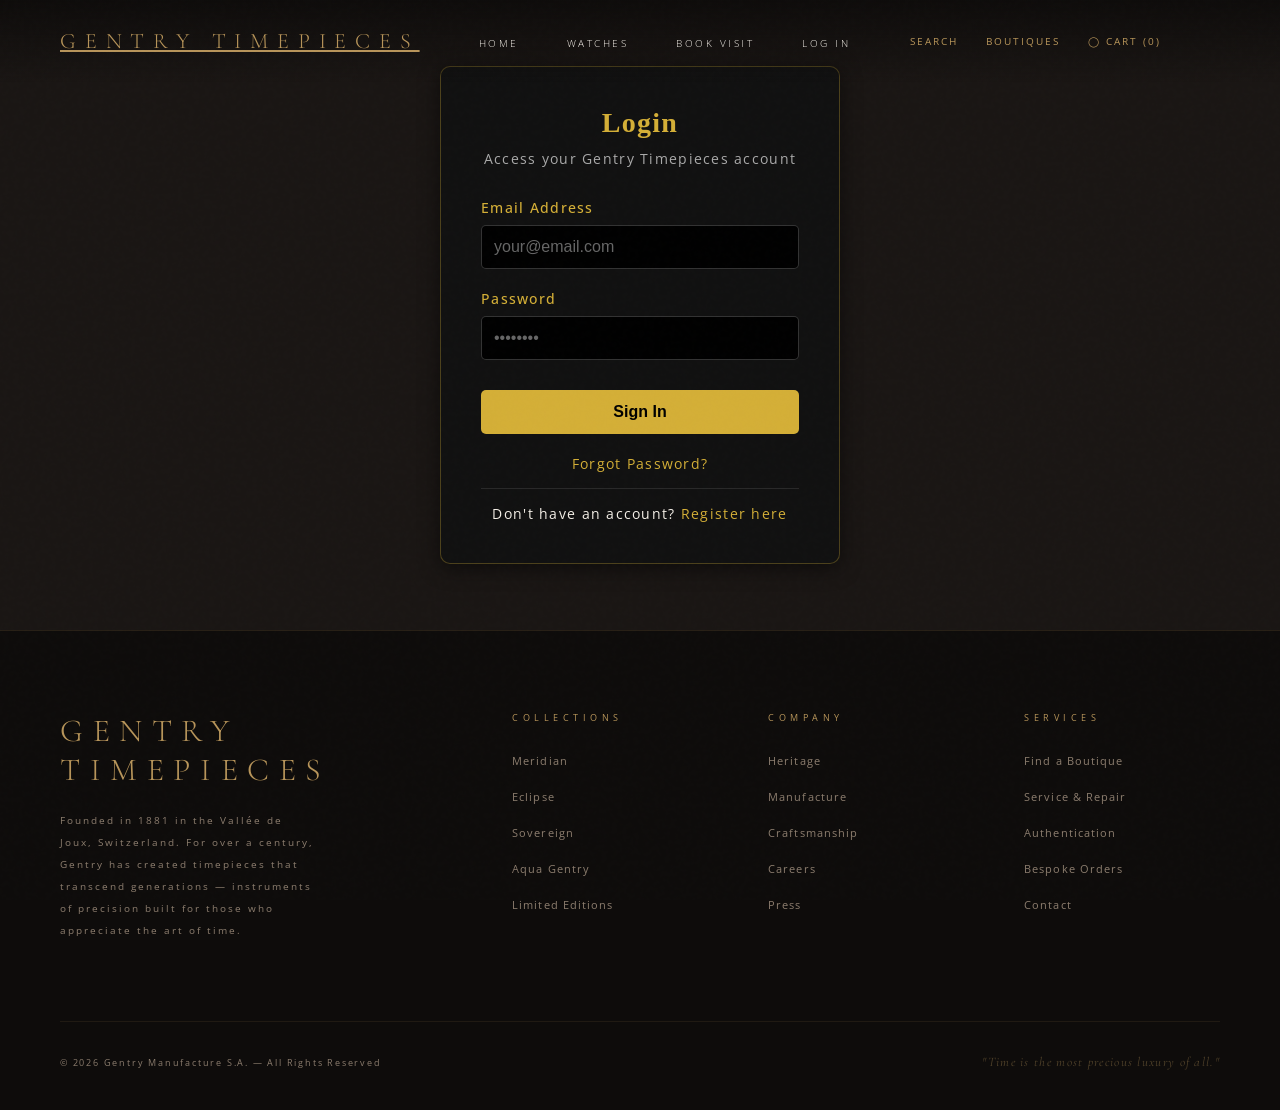
<file: login/index.html>
<!DOCTYPE html>
<html lang="en">
<head>
  <meta charset="UTF-8">
  <meta name="viewport" content="width=device-width, initial-scale=1.0">
  <title>Login - Gentry Timepieces</title>
  <link href="https://fonts.googleapis.com/css2?family=Cormorant+Garamond:ital,wght@0,300;0,400;0,600;1,300;1,400&family=Josefin+Sans:wght@100;200;300;400&display=swap&family=Open+Sans:wght@300;400;500;600&display=swap" rel="stylesheet">
  <link rel="stylesheet" href="../css/luxury-style.css">
  <script src="../js/component-loader.js" defer></script>
  <style>
    .login-container {
      display: flex;
      justify-content: center;
      align-items: center;
      min-height: 70vh;
      padding: 20px;
    }

    .login-box {
      background: #111;
      border: 1px solid rgba(212, 175, 55, 0.3);
      padding: 40px;
      border-radius: 10px;
      width: 100%;
      max-width: 400px;
      box-shadow: 0 4px 20px rgba(0, 0, 0, 0.5);
    }

    .login-box h2 {
      font-family: 'Playfair Display', serif;
      font-size: 28px;
      color: #D4AF37;
      margin-bottom: 10px;
      text-align: center;
    }

    .login-subtitle {
      text-align: center;
      color: #aaa;
      font-size: 14px;
      margin-bottom: 30px;
    }

    .form-group {
      margin-bottom: 20px;
    }

    .form-group label {
      display: block;
      margin-bottom: 8px;
      color: #D4AF37;
      font-weight: 500;
      font-size: 14px;
    }

    .form-group input {
      width: 100%;
      padding: 12px;
      background: #000;
      border: 1px solid rgba(255, 255, 255, 0.2);
      color: #fff;
      border-radius: 5px;
      font-family: 'Inter', sans-serif;
      font-size: 1rem;
      min-height: 44px;
      transition: border-color 0.3s;
    }

    .form-group input:focus {
      outline: none;
      border-color: #D4AF37;
      box-shadow: 0 0 5px rgba(212, 175, 55, 0.3);
    }

    .form-group input::placeholder {
      color: #666;
    }

    .error-message {
      color: #f44336;
      font-size: 12px;
      margin-top: 5px;
      display: none;
    }

    .login-btn {
      width: 100%;
      padding: 12px;
      background: #D4AF37;
      color: #000;
      border: none;
      border-radius: 5px;
      font-weight: bold;
      font-size: 1rem;
      cursor: pointer;
      min-height: 44px;
      transition: 0.3s;
      margin-top: 10px;
    }

    .login-btn:hover {
      opacity: 0.9;
      transform: translateY(-2px);
    }

    .login-links {
      text-align: center;
      margin-top: 20px;
      font-size: 14px;
    }

    .login-links a {
      color: #D4AF37;
      text-decoration: none;
      transition: 0.3s;
    }

    .login-links a:hover {
      color: #fff;
    }

    .register-link {
      margin-top: 15px;
      padding-top: 15px;
      border-top: 1px solid rgba(255, 255, 255, 0.1);
    }

    .alert {
      padding: 12px;
      border-radius: 5px;
      margin-bottom: 20px;
      font-size: 14px;
      display: none;
    }

    .alert-success {
      background: #1a4d2e;
      border: 1px solid #4caf50;
      color: #4caf50;
    }

    .alert-error {
      background: #5d1f1f;
      border: 1px solid #f44336;
      color: #f44336;
    }

    @media (max-width: 480px) {
      .login-box {
        padding: 20px;
      }

      .login-box h2 {
        font-size: 24px;
      }
    }
  </style>
</head>
<body>
  <div id="header-placeholder"></div>

  <div class="login-container">
    <div class="login-box">
      <h2>Login</h2>
      <p class="login-subtitle">Access your Gentry Timepieces account</p>

      <div id="alert" class="alert"></div>

      <form id="login-form">
        <div class="form-group">
          <label for="email">Email Address</label>
          <input type="email" id="email" name="email" placeholder="your@email.com" required>
          <div class="error-message" id="email-error">Please enter a valid email</div>
        </div>

        <div class="form-group">
          <label for="password">Password</label>
          <input type="password" id="password" name="password" placeholder="••••••••" required>
          <div class="error-message" id="password-error">Password must be at least 6 characters</div>
        </div>

        <button type="submit" class="login-btn">Sign In</button>
      </form>

      <div class="login-links">
        <a href="#forgot-password">Forgot Password?</a>
        <div class="register-link">
          Don't have an account? <a href="#register">Register here</a>
        </div>
      </div>
    </div>
  </div>

  <div id="footer-placeholder"></div>

  <script>
    /**
     * Login Form Validation & Security
     */
    const loginForm = document.getElementById('login-form');
    const alertBox = document.getElementById('alert');

    /**
     * Validate email format
     */
    function isValidEmail(email) {
      const regex = /^[^\s@]+@[^\s@]+\.[^\s@]+$/;
      return regex.test(email);
    }

    /**
     * Validate password strength
     */
    function isValidPassword(password) {
      return password && password.length >= 6;
    }

    /**
     * Show error message
     */
    function showError(fieldId, message) {
      const errorEl = document.getElementById(`${fieldId}-error`);
      if (errorEl) {
        errorEl.textContent = message;
        errorEl.style.display = 'block';
      }
    }

    /**
     * Hide error message
     */
    function hideError(fieldId) {
      const errorEl = document.getElementById(`${fieldId}-error`);
      if (errorEl) {
        errorEl.style.display = 'none';
      }
    }

    /**
     * Show alert message
     */
    function showAlert(message, type = 'error') {
      alertBox.textContent = message;
      alertBox.className = `alert alert-${type}`;
      alertBox.style.display = 'block';
    }

    /**
     * Hide alert message
     */
    function hideAlert() {
      alertBox.style.display = 'none';
    }

    /**
     * Validate form
     */
    function validateForm() {
      let isValid = true;

      const email = document.getElementById('email').value;
      if (!isValidEmail(email)) {
        showError('email', 'Please enter a valid email address');
        isValid = false;
      } else {
        hideError('email');
      }

      const password = document.getElementById('password').value;
      if (!isValidPassword(password)) {
        showError('password', 'Password must be at least 6 characters');
        isValid = false;
      } else {
        hideError('password');
      }

      return isValid;
    }

    /**
     * Handle form submission
     */
    loginForm.addEventListener('submit', (e) => {
      e.preventDefault();
      hideAlert();

      if (!validateForm()) {
        showAlert('Please fix the errors above', 'error');
        return;
      }

      const email = document.getElementById('email').value.trim();
      const password = document.getElementById('password').value;

      // Log login attempt (in production, send to backend API with HTTPS)
      console.log('Login attempt:', { email });

      // Simulate successful login (replace with actual API call)
      showAlert('Login successful! Redirecting...', 'success');
      
      setTimeout(() => {
        // In production, redirect to dashboard after successful login
        console.log('Redirecting to dashboard...');
        // window.location.href = './dashboard.html';
      }, 1500);

      // Clear form
      loginForm.reset();
    });

    /**
     * Real-time email validation
     */
    document.getElementById('email').addEventListener('blur', () => {
      const email = document.getElementById('email').value;
      if (email && !isValidEmail(email)) {
        showError('email', 'Please enter a valid email address');
      } else {
        hideError('email');
      }
    });
  </script>
</body>
</html>
</file>
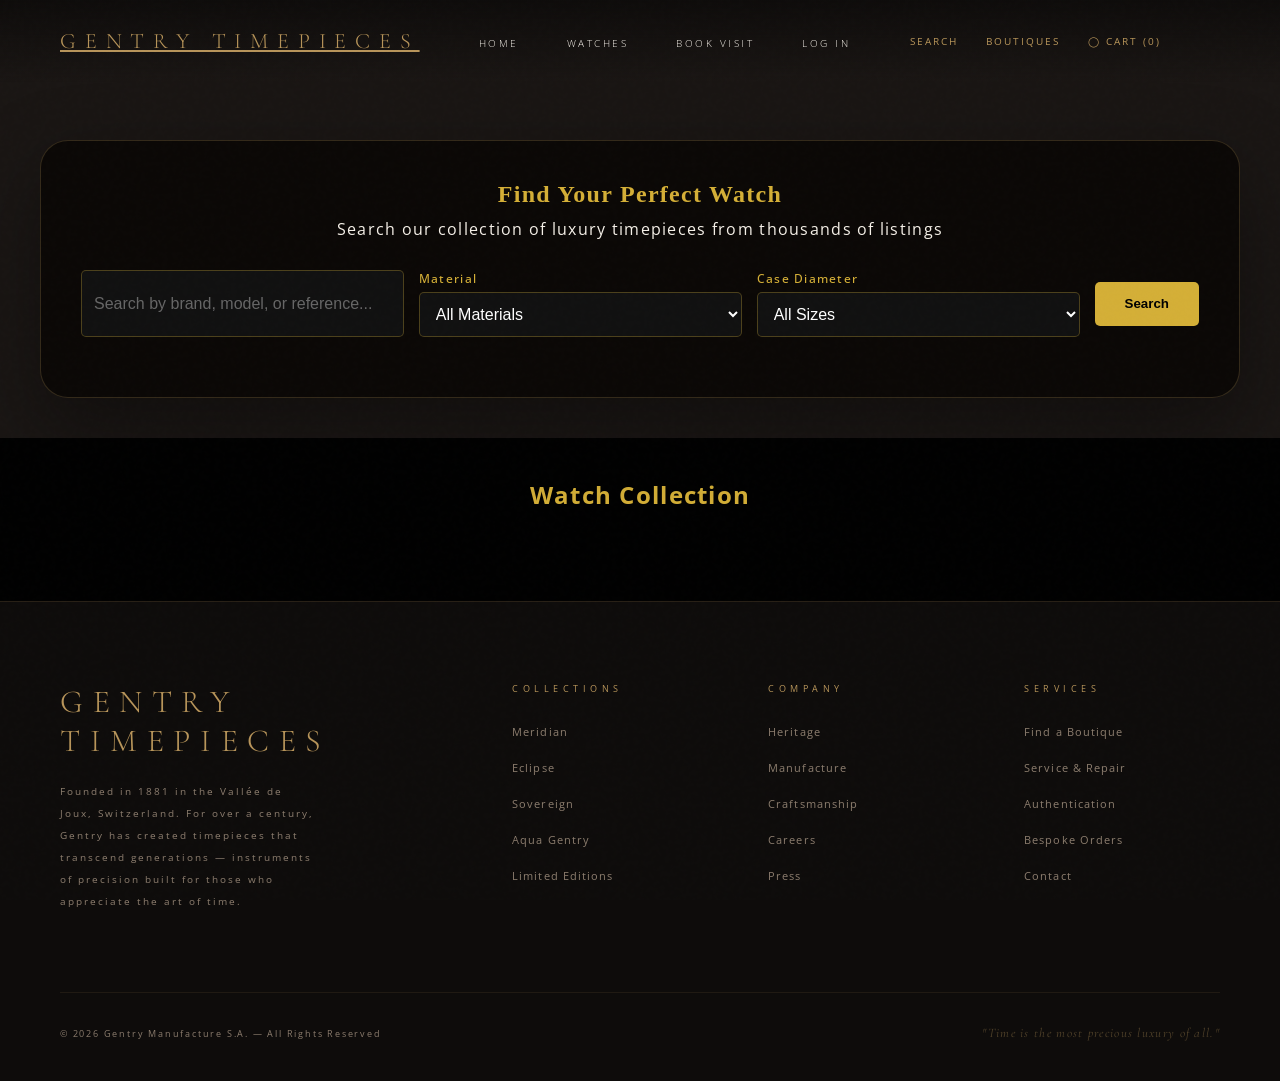
<file: watches/index.html>
<!DOCTYPE html>
<html lang="en">
<head>
  <meta charset="UTF-8">
  <meta name="viewport" content="width=device-width, initial-scale=1.0">
  <title>Our Watch Collection - Gentry Timepieces</title>
  <link href="https://fonts.googleapis.com/css2?family=Cormorant+Garamond:ital,wght@0,300;0,400;0,600;1,300;1,400&family=Josefin+Sans:wght@100;200;300;400&display=swap&family=Open+Sans:wght@300;400;500;600&display=swap" rel="stylesheet">
  <link rel="stylesheet" href="../css/luxury-style.css">
  <script src="../js/watch-image-generator.js" defer></script>
  <script src="../js/watches-api.js" defer></script>
  <script src="../js/api-config.js" defer></script>
  <script src="../js/component-loader.js" defer></script>
  <style>
    .search-section {
      padding: 140px 20px 40px;
      background: transparent;
      position: relative;
      z-index: 1;
    }

    .search-container {
      max-width: 1200px;
      margin: 0 auto;
      padding: 40px;
      background: rgba(10, 8, 6, 0.92);
      border: 1px solid rgba(184, 149, 90, 0.24);
      border-radius: 28px;
      box-shadow: 0 30px 80px rgba(0, 0, 0, 0.35);
    }

    .search-title {
      text-align: center;
      margin-bottom: 30px;
    }

    .search-title h2 {
      color: #D4AF37;
      font-family: 'Playfair Display', serif;
      margin-bottom: 10px;
    }

    .search-form {
      display: grid;
      grid-template-columns: 1fr 1fr 1fr auto;
      gap: 15px;
      margin-bottom: 20px;
    }

    .search-form input,
    .search-form select {
      padding: 12px;
      background: #111;
      border: 1px solid rgba(212, 175, 55, 0.3);
      color: #fff;
      border-radius: 5px;
      font-family: 'Inter', sans-serif;
      font-size: 1rem;
      min-height: 44px;
    }

    .search-form input:focus,
    .search-form select:focus {
      outline: none;
      border-color: #D4AF37;
      box-shadow: 0 0 5px rgba(212, 175, 55, 0.3);
    }

    .search-form input::placeholder {
      color: #666;
    }

    .search-btn {
      padding: 12px 30px;
      background: #D4AF37;
      color: #000;
      border: none;
      border-radius: 5px;
      font-weight: bold;
      cursor: pointer;
      min-height: 44px;
      transition: 0.3s;
      align-self: center;
    }

    .search-btn:hover {
      opacity: 0.9;
    }

    .search-btn:disabled {
      opacity: 0.6;
      cursor: not-allowed;
    }

    .filters {
      display: grid;
      grid-template-columns: repeat(auto-fit, minmax(250px, 1fr));
      gap: 15px;
    }

    .filter-group {
      display: flex;
      flex-direction: column;
    }

    .filter-group label {
      color: #D4AF37;
      font-weight: 500;
      margin-bottom: 5px;
      font-size: 12px;
    }

    .products {
      padding: 40px 20px;
      display: grid;
      grid-template-columns: repeat(auto-fit, minmax(280px, 1fr));
      gap: 30px;
      background: #000;
    }

    .products h1 {
      grid-column: 1 / -1;
      text-align: center;
      color: #D4AF37;
      margin-bottom: 20px;
    }

    .loading {
      grid-column: 1 / -1;
      text-align: center;
      padding: 40px;
      color: #aaa;
    }

    .loading-spinner {
      display: inline-block;
      border: 3px solid rgba(212, 175, 55, 0.3);
      border-top: 3px solid #D4AF37;
      border-radius: 50%;
      width: 40px;
      height: 40px;
      animation: spin 1s linear infinite;
    }

    @keyframes spin {
      0% { transform: rotate(0deg); }
      100% { transform: rotate(360deg); }
    }

    .error-message {
      grid-column: 1 / -1;
      background: #5d1f1f;
      border: 1px solid #f44336;
      color: #f44336;
      padding: 20px;
      border-radius: 5px;
      text-align: center;
    }

    .no-results {
      grid-column: 1 / -1;
      text-align: center;
      padding: 40px;
      color: #aaa;
      font-size: 18px;
    }

    .watch-card {
      background: #111;
      padding: 20px;
      border-radius: 10px;
      border: 1px solid rgba(212, 175, 55, 0.2);
      transition: all 0.3s;
      display: flex;
      flex-direction: column;
    }

    .watch-card:hover {
      transform: translateY(-10px);
      border-color: #D4AF37;
      box-shadow: 0 10px 30px rgba(212, 175, 55, 0.2);
    }

    .watch-image {
      width: 100%;
      height: 250px;
      background: linear-gradient(135deg, #333, #222);
      border-radius: 8px;
      margin-bottom: 15px;
      display: flex;
      align-items: center;
      justify-content: center;
      color: #666;
      font-size: 14px;
    }

    .watch-brand {
      color: #D4AF37;
      font-size: 12px;
      font-weight: 600;
      text-transform: uppercase;
      margin-bottom: 5px;
    }

    .watch-model {
      font-family: 'Playfair Display', serif;
      font-size: 18px;
      margin-bottom: 10px;
      color: #fff;
    }

    .watch-specs {
      font-size: 13px;
      color: #aaa;
      margin: 8px 0;
      line-height: 1.6;
    }

    .watch-specs strong {
      color: #D4AF37;
    }

    .watch-card button {
      margin-top: auto;
      padding: 12px;
      background: #D4AF37;
      color: #000;
      border: none;
      border-radius: 5px;
      font-weight: bold;
      cursor: pointer;
      min-height: 44px;
      transition: 0.3s;
    }

    .watch-card button:hover {
      opacity: 0.9;
    }

    @media (max-width: 768px) {
      .search-form {
        grid-template-columns: 1fr;
      }

      .search-btn {
        width: 100%;
      }

      .products {
        grid-template-columns: 1fr;
        gap: 20px;
        padding: 20px;
      }

      .filters {
        grid-template-columns: 1fr;
      }
    }

    .api-notice {
      background: #1a3a3a;
      border: 1px solid #4caf50;
      color: #4caf50;
      padding: 15px;
      border-radius: 5px;
      text-align: center;
      margin-bottom: 20px;
      font-size: 13px;
    }

    .api-notice strong {
      display: block;
      margin-bottom: 5px;
    }
  </style>
</head>
<body>
  <div id="header-placeholder"></div>

  <!-- Search Section -->
  <section class="search-section">
    <div class="search-container">
      <div class="search-title">
        <h2>Find Your Perfect Watch</h2>
        <p>Search our collection of luxury timepieces from thousands of listings</p>
      </div>

      <div class="api-notice" id="apiNotice" style="display: none;">
        <strong>⚠️ API Token Not Configured</strong>
        Please set your API token in <code>js/api-config.js</code> to enable search functionality.
      </div>

      <form id="watchSearchForm" class="search-form">
        <input type="text" id="searchInput" placeholder="Search by brand, model, or reference..." required>
        
        <div class="filter-group">
          <label for="materialFilter">Material</label>
          <select id="materialFilter">
            <option value="">All Materials</option>
            <option value="Steel">Steel</option>
            <option value="Gold">Gold</option>
            <option value="Platinum">Platinum</option>
            <option value="Titanium">Titanium</option>
          </select>
        </div>

        <div class="filter-group">
          <label for="diameterFilter">Case Diameter</label>
          <select id="diameterFilter">
            <option value="">All Sizes</option>
            <option value="36 mm">36 mm</option>
            <option value="38 mm">38 mm</option>
            <option value="40 mm">40 mm</option>
            <option value="42 mm">42 mm</option>
            <option value="44 mm">44 mm</option>
          </select>
        </div>

        <button type="submit" class="search-btn" id="searchBtn">Search</button>
      </form>
    </div>
  </section>

  <!-- Products Section -->
  <section class="products" id="productsSection">
    <h1>Watch Collection</h1>
    <div id="watchesContainer" style="grid-column: 1 / -1; display: grid; grid-template-columns: repeat(auto-fit, minmax(280px, 1fr)); gap: 30px;">
      <!-- Watches will be loaded here -->
    </div>
  </section>

  <!-- Book Viewing Modal (same as home page) -->
  <div id="bookViewingModal" class="modal">
    <div class="modal-content">
      <span class="close-modal">&times;</span>
      <h2>Book a Viewing</h2>
      <div class="modal-info">
        Watch: <strong id="selected-watch"></strong>
      </div>
      <form class="modal-form" id="booking-form">
        <input type="text" id="visitor-name" placeholder="Your Name" required>
        <input type="email" id="visitor-email" placeholder="Your Email" required>
        <input type="tel" id="visitor-phone" placeholder="Your Phone" required>
        <textarea id="visitor-message" placeholder="Any questions or special requests?"></textarea>
        <div class="modal-btn-container">
          <button type="submit" class="modal-btn">Request Viewing</button>
          <button type="button" class="modal-btn modal-btn-cancel" onclick="closeBookingModal()">Cancel</button>
        </div>
      </form>
    </div>
  </div>

  <div id="footer-placeholder"></div>

  <script>
    /**
     * Watch Search and Display Functionality
     */
    let watchSearchAPI = null;

    // Initialize when page loads
    document.addEventListener('DOMContentLoaded', async () => {
      console.log('Page loaded, initializing API...');
      
      // Wait for all scripts to load
      await new Promise(resolve => setTimeout(resolve, 1000));
      
      // Try to initialize watchAPI if not already done
      if (typeof initializeWatchAPI !== 'undefined') {
        initializeWatchAPI();
      }
      
      console.log('WatchAPI available:', typeof watchAPI !== 'undefined');
      console.log('API_CONFIG available:', typeof API_CONFIG !== 'undefined');
      
      // Check if API is configured
      if (typeof watchAPI !== 'undefined' && watchAPI && API_CONFIG.WATCH_API_TOKEN !== 'YOUR_API_TOKEN') {
        watchSearchAPI = watchAPI;
        console.log('✓ Watch API initialized successfully');
        showApiConfigured();
      } else if (typeof WatchAPI !== 'undefined' && typeof API_CONFIG !== 'undefined' && API_CONFIG.WATCH_API_TOKEN !== 'YOUR_API_TOKEN') {
        console.log('Creating WatchAPI instance...');
        watchSearchAPI = new WatchAPI(API_CONFIG.WATCH_API_TOKEN);
        console.log('✓ WatchAPI created');
        showApiConfigured();
      } else {
        console.error('API Token not configured');
        showApiNotConfigured();
      }

      // Setup search form
      setupSearchForm();
    });

    function showApiConfigured() {
      const notice = document.getElementById('apiNotice');
      if (notice) notice.style.display = 'none';
    }

    function showApiNotConfigured() {
      const notice = document.getElementById('apiNotice');
      if (notice) notice.style.display = 'block';
      document.getElementById('searchBtn').disabled = true;
    }

    function setupSearchForm() {
      const form = document.getElementById('watchSearchForm');
      form.addEventListener('submit', async (e) => {
        e.preventDefault();

        if (!watchSearchAPI) {
          showError('API is not configured. Please set your token in js/api-config.js');
          return;
        }

        const searchQuery = document.getElementById('searchInput').value;
        const material = document.getElementById('materialFilter').value;
        const diameter = document.getElementById('diameterFilter').value;

        if (!searchQuery.trim()) {
          showError('Please enter a search query');
          return;
        }

        await performSearch(searchQuery, { case_material: material, case_diameter: diameter });
      });
    }

    async function performSearch(query, filters) {
      const container = document.getElementById('watchesContainer');
      showLoading();

      try {
        const results = await watchSearchAPI.searchWatches(query, filters);

        if (!results || results.length === 0) {
          showNoResults();
          return;
        }

        displayWatches(results);
      } catch (error) {
        showError(`Search failed: ${error.message}`);
      }
    }

    function displayWatches(watches) {
      const container = document.getElementById('watchesContainer');
      container.innerHTML = '';

      watches.forEach(watch => {
        const card = createWatchCard(watch);
        container.appendChild(card);
      });

      // Setup book viewing buttons
      setupBookViewingButtons();
    }

    function createWatchCard(watch) {
      const div = document.createElement('div');
      div.className = 'watch-card';
      
      const yearRange = watch.year_of_production || 'N/A';
      const caseSize = watch.case_diameter || 'N/A';
      const material = watch.case_material || 'N/A';
      const movement = watch.movement || 'N/A';

      // Generate image using WatchImageGenerator
      const imageDataUrl = typeof WatchImageGenerator !== 'undefined' 
        ? WatchImageGenerator.getWatchImageDataURL(watch.brand, watch.model)
        : '[data-uri]';

      div.innerHTML = `
        <img src="${imageDataUrl}" alt="${watch.model}" style="width: 100%; height: 250px; object-fit: cover; border-radius: 8px; margin-bottom: 15px;">
        <div class="watch-brand">${watch.brand || 'Unknown'}</div>
        <div class="watch-model">${watch.model || 'Unknown Model'}</div>
        
        <div class="watch-specs">
          <div><strong>Reference:</strong> ${watch.reference_number || 'N/A'}</div>
          <div><strong>Material:</strong> ${material}</div>
          <div><strong>Size:</strong> ${caseSize}</div>
          <div><strong>Movement:</strong> ${movement}</div>
          <div><strong>Years:</strong> ${yearRange}</div>
        </div>

        ${watch.description ? `<div class="watch-specs" style="font-size: 12px; color: #999; margin: 10px 0;">${watch.description.substring(0, 100)}...</div>` : ''}

        <button class="book-viewing-btn" data-watch="${watch.model}">Book Viewing</button>
      `;

      return div;
    }

    function setupBookViewingButtons() {
      const modal = document.getElementById('bookViewingModal');
      const closeBtn = document.querySelector('.close-modal');
      const bookingForm = document.getElementById('booking-form');
      const bookViewingBtns = document.querySelectorAll('.book-viewing-btn');

      bookViewingBtns.forEach(btn => {
        btn.addEventListener('click', () => {
          const watchName = btn.getAttribute('data-watch');
          document.getElementById('selected-watch').textContent = watchName;
          modal.style.display = 'block';
        });
      });

      closeBtn.addEventListener('click', () => {
        modal.style.display = 'none';
      });

      window.addEventListener('click', (event) => {
        if (event.target === modal) {
          modal.style.display = 'none';
        }
      });

      bookingForm.addEventListener('submit', (e) => {
        e.preventDefault();
        const watch = document.getElementById('selected-watch').textContent;
        alert(`Viewing request submitted for ${watch}. We'll contact you shortly!`);
        modal.style.display = 'none';
        bookingForm.reset();
      });
    }

    function showLoading() {
      const container = document.getElementById('watchesContainer');
      container.innerHTML = '<div class="loading"><div class="loading-spinner"></div><p>Searching for watches...</p></div>';
    }

    function showError(message) {
      const container = document.getElementById('watchesContainer');
      container.innerHTML = `<div class="error-message">${message}</div>`;
    }

    function showNoResults() {
      const container = document.getElementById('watchesContainer');
      container.innerHTML = '<div class="no-results">No watches found. Try a different search.</div>';
    }

    function closeBookingModal() {
      document.getElementById('bookViewingModal').style.display = 'none';
      document.getElementById('booking-form').reset();
    }
  </script>

  <!-- Modal styles -->
  <style>
    .modal {
      display: none;
      position: fixed;
      z-index: 1000;
      left: 0;
      top: 0;
      width: 100%;
      height: 100%;
      background: rgba(0, 0, 0, 0.8);
      animation: fadeIn 0.3s ease-in;
    }

    @keyframes fadeIn {
      from { opacity: 0; }
      to { opacity: 1; }
    }

    .modal-content {
      background: #111;
      margin: 10% auto;
      padding: 30px;
      border: 1px solid rgba(212, 175, 55, 0.3);
      border-radius: 10px;
      width: 90%;
      max-width: 500px;
      animation: slideIn 0.3s ease-out;
    }

    @keyframes slideIn {
      from { transform: translateY(-50px); opacity: 0; }
      to { transform: translateY(0); opacity: 1; }
    }

    .close-modal {
      color: #aaa;
      float: right;
      font-size: 28px;
      font-weight: bold;
      cursor: pointer;
      transition: 0.3s;
    }

    .close-modal:hover {
      color: #D4AF37;
    }

    .modal h2 {
      color: #D4AF37;
      margin-bottom: 10px;
    }

    .modal-info {
      margin-bottom: 20px;
      font-size: 14px;
      color: #aaa;
    }

    .modal-form {
      display: flex;
      flex-direction: column;
      gap: 15px;
    }

    .modal-form input, .modal-form textarea {
      padding: 12px;
      background: #000;
      border: 1px solid rgba(255, 255, 255, 0.2);
      color: #fff;
      border-radius: 5px;
      font-family: 'Inter', sans-serif;
      font-size: 1rem;
    }

    .modal-form input:focus, .modal-form textarea:focus {
      outline: none;
      border-color: #D4AF37;
      box-shadow: 0 0 5px rgba(212, 175, 55, 0.3);
    }

    .modal-btn {
      padding: 12px;
      background: #D4AF37;
      color: #000;
      border: none;
      border-radius: 5px;
      font-weight: bold;
      cursor: pointer;
      min-height: 44px;
      transition: 0.3s;
    }

    .modal-btn:hover {
      opacity: 0.9;
    }

    .modal-btn-cancel {
      background: #333;
      color: #fff;
    }

    .modal-btn-container {
      display: flex;
      gap: 10px;
    }

    .modal-btn-container button {
      flex: 1;
    }
  </style>
</body>
</html>
</file>
<file: css/luxury-style.css>
*, *::before, *::after { margin: 0; padding: 0; box-sizing: border-box; }

:root {
  --gold: #B8955A;
  --gold-light: #D4AF78;
  --gold-dark: #8B6E3A;
  --cream: #F5F0E8;
  --parchment: #EDE5D4;
  --charcoal: #1A1614;
  --deep: #0E0C0B;
  --text-mid: #5C5048;
  --text-light: #8C7D6E;
  --white: #FDFAF5;
}

html { scroll-behavior: smooth; }

body {
  background: var(--charcoal);
  color: var(--cream);
  font-family: 'Open Sans', 'Josefin Sans', sans-serif;
  font-weight: 400;
  letter-spacing: 0.08em;
  overflow-x: hidden;
  cursor: crosshair;
}

/* ─── NOISE OVERLAY ─── */
body::before {
  content: '';
  position: fixed;
  inset: 0;
  background-image: url("data:image/svg+xml,%3Csvg viewBox='0 0 200 200' xmlns='http://www.w3.org/2000/svg'%3E%3Cfilter id='noise'%3E%3CfeTurbulence type='fractalNoise' baseFrequency='0.85' numOctaves='4' stitchTiles='stitch'/%3E%3C/filter%3E%3Crect width='100%25' height='100%25' filter='url(%23noise)' opacity='0.04'/%3E%3C/svg%3E");
  pointer-events: none;
  z-index: 9999;
  opacity: 0.35;
}

/* ─── NAVIGATION ─── */
nav {
  position: fixed;
  top: 0; left: 0; right: 0;
  z-index: 100;
  display: flex;
  justify-content: space-between;
  align-items: center;
  padding: 28px 60px;
  background: linear-gradient(to bottom, rgba(14,12,11,0.95) 0%, transparent 100%);
}

.nav-logo {
  font-family: 'Cormorant Garamond', serif;
  font-size: 22px;
  font-weight: 300;
  letter-spacing: 0.4em;
  color: var(--gold);
  text-transform: uppercase;
}

.nav-links {
  display: flex;
  gap: 48px;
  list-style: none;
}

.nav-links a {
  color: var(--cream);
  text-decoration: none;
  font-size: 10px;
  font-weight: 300;
  letter-spacing: 0.25em;
  text-transform: uppercase;
  transition: color 0.3s;
}

.nav-links a:hover { color: var(--gold); }

.nav-right {
  display: flex;
  align-items: center;
  gap: 28px;
  font-size: 10px;
  letter-spacing: 0.2em;
  text-transform: uppercase;
}

.nav-right span { color: var(--gold); cursor: pointer; }

/* ─── HERO ─── */
.hero {
  position: relative;
  height: 100vh;
  display: flex;
  align-items: center;
  overflow: hidden;
  margin-top: 0;
  padding: 0;
  background: transparent;
}

.hero-bg {
  position: absolute;
  inset: 0;
  background: radial-gradient(ellipse at 70% 50%, #2A1F10 0%, var(--deep) 60%);
}

.hero-lines {
  position: absolute;
  inset: 0;
  background-image:
    linear-gradient(rgba(184,149,90,0.06) 1px, transparent 1px),
    linear-gradient(90deg, rgba(184,149,90,0.06) 1px, transparent 1px);
  background-size: 80px 80px;
}

.hero-content {
  position: relative;
  z-index: 2;
  padding-left: 10%;
  max-width: 600px;
  animation: heroFadeIn 1.8s ease forwards;
  opacity: 0;
  transform: translateY(30px);
}

@keyframes heroFadeIn {
  to { opacity: 1; transform: translateY(0); }
}

.hero-eyebrow {
  font-size: 10px;
  letter-spacing: 0.4em;
  color: var(--gold);
  text-transform: uppercase;
  margin-bottom: 24px;
  display: flex;
  align-items: center;
  gap: 16px;
}

.hero-eyebrow::before {
  content: '';
  display: block;
  width: 40px;
  height: 1px;
  background: var(--gold);
}

.hero h1 {
  font-family: 'Cormorant Garamond', serif;
  font-size: clamp(60px, 8vw, 110px);
  font-weight: 300;
  line-height: 0.9;
  margin-bottom: 32px;
  color: var(--white);
}

.hero h1 em {
  font-style: italic;
  color: var(--gold-light);
  display: block;
}

.hero-sub {
  font-size: 11px;
  letter-spacing: 0.2em;
  color: var(--text-light);
  line-height: 2.2;
  max-width: 380px;
  margin-bottom: 52px;
}

.hero-cta {
  display: inline-flex;
  align-items: center;
  gap: 20px;
  padding: 16px 36px;
  border: 1px solid var(--gold);
  color: var(--gold);
  text-decoration: none;
  font-size: 10px;
  letter-spacing: 0.35em;
  text-transform: uppercase;
  transition: all 0.4s;
  position: relative;
  overflow: hidden;
  background: transparent;
  cursor: pointer;
  font-family: 'Josefin Sans', sans-serif;
}

.hero-cta::before {
  content: '';
  position: absolute;
  inset: 0;
  background: var(--gold);
  transform: scaleX(0);
  transform-origin: left;
  transition: transform 0.4s;
}

.hero-cta:hover::before { transform: scaleX(1); }
.hero-cta:hover { color: var(--deep); }
.hero-cta span { position: relative; z-index: 1; }

/* Large decorative watch face in hero */
.hero-watch {
  position: absolute;
  right: -60px;
  top: 50%;
  transform: translateY(-50%);
  width: 600px;
  height: 600px;
  animation: heroFadeIn 2.2s ease 0.3s forwards;
  opacity: 0;
}

.watch-svg {
  width: 100%;
  height: 100%;
  filter: drop-shadow(0 0 80px rgba(184,149,90,0.15));
}

/* ─── MARQUEE ─── */
.marquee-wrap {
  border-top: 1px solid rgba(184,149,90,0.2);
  border-bottom: 1px solid rgba(184,149,90,0.2);
  background: rgba(184,149,90,0.03);
  overflow: hidden;
  padding: 18px 0;
}

.marquee-track {
  display: flex;
  gap: 80px;
  animation: marquee 28s linear infinite;
  white-space: nowrap;
}

@keyframes marquee {
  from { transform: translateX(0); }
  to { transform: translateX(-50%); }
}

.marquee-item {
  font-size: 9px;
  letter-spacing: 0.5em;
  color: var(--gold);
  text-transform: uppercase;
  flex-shrink: 0;
}

.marquee-sep {
  color: var(--text-light);
  margin: 0 -20px;
}

/* ─── COLLECTION SECTION ─── */
.section-header {
  text-align: center;
  padding: 100px 60px 60px;
}

.section-eyebrow {
  font-size: 9px;
  letter-spacing: 0.5em;
  color: var(--gold);
  text-transform: uppercase;
  margin-bottom: 20px;
}

.section-title {
  font-family: 'Cormorant Garamond', serif;
  font-size: clamp(36px, 5vw, 62px);
  font-weight: 300;
  color: var(--white);
  line-height: 1.1;
}

.section-title em { font-style: italic; color: var(--gold-light); }

.section-line {
  width: 1px;
  height: 60px;
  background: linear-gradient(to bottom, var(--gold), transparent);
  margin: 32px auto 0;
}

/* ─── CATALOG GRID ─── */
.catalog {
  padding: 0 40px 120px;
  max-width: 1400px;
  margin: 0 auto;
}

.catalog-grid {
  display: grid;
  grid-template-columns: repeat(3, 1fr);
  gap: 2px;
}

.watch-card {
  position: relative;
  background: #111009;
  overflow: hidden;
  cursor: pointer;
  transition: transform 0.4s;
}

.watch-card:hover { z-index: 2; transform: scale(1.02); }

.watch-card.featured {
  grid-column: span 2;
  grid-row: span 2;
}

.card-img {
  width: 100%;
  aspect-ratio: 1;
  display: flex;
  align-items: center;
  justify-content: center;
  padding: 60px;
  background: radial-gradient(ellipse at center, #1E1610 0%, #0A0806 100%);
  position: relative;
  overflow: hidden;
  transition: padding 0.4s;
}

.watch-card:hover .card-img { padding: 50px; }

.card-img::after {
  content: '';
  position: absolute;
  inset: 0;
  background: linear-gradient(135deg, rgba(184,149,90,0.05) 0%, transparent 60%);
  pointer-events: none;
}

.card-svg {
  width: 100%;
  height: 100%;
  max-width: 300px;
  max-height: 300px;
  transition: filter 0.4s;
  filter: drop-shadow(0 8px 40px rgba(0,0,0,0.6));
}

.watch-card:hover .card-svg {
  filter: drop-shadow(0 12px 60px rgba(184,149,90,0.25));
}

.card-featured .card-img {
  aspect-ratio: auto;
  height: 100%;
  min-height: 500px;
}

.card-info {
  padding: 28px 32px 32px;
  border-top: 1px solid rgba(184,149,90,0.12);
  display: flex;
  justify-content: space-between;
  align-items: flex-end;
}

.card-collection {
  font-size: 8px;
  letter-spacing: 0.4em;
  color: var(--gold);
  text-transform: uppercase;
  margin-bottom: 8px;
}

.card-name {
  font-family: 'Cormorant Garamond', serif;
  font-size: 22px;
  font-weight: 300;
  color: var(--white);
  line-height: 1.2;
}

.card-ref {
  font-size: 9px;
  letter-spacing: 0.2em;
  color: var(--text-light);
  margin-top: 4px;
}

.card-price {
  text-align: right;
}

.price-label {
  font-size: 8px;
  letter-spacing: 0.3em;
  color: var(--text-light);
  text-transform: uppercase;
  margin-bottom: 4px;
}

.price-val {
  font-family: 'Cormorant Garamond', serif;
  font-size: 20px;
  font-weight: 300;
  color: var(--gold);
}

.card-overlay {
  position: absolute;
  inset: 0;
  background: rgba(14,12,11,0.85);
  display: flex;
  flex-direction: column;
  align-items: center;
  justify-content: center;
  gap: 20px;
  opacity: 0;
  transition: opacity 0.35s;
}

.watch-card:hover .card-overlay { opacity: 1; }

.overlay-btn {
  padding: 12px 32px;
  border: 1px solid var(--gold);
  color: var(--gold);
  font-size: 9px;
  letter-spacing: 0.35em;
  text-transform: uppercase;
  cursor: pointer;
  background: transparent;
  transition: all 0.3s;
  font-family: 'Josefin Sans', sans-serif;
  font-weight: 300;
}

.overlay-btn:hover { background: var(--gold); color: var(--deep); }

.overlay-btn.secondary {
  border-color: rgba(184,149,90,0.4);
  color: var(--text-light);
}

/* ─── FEATURED BANNER ─── */
.feature-band {
  margin: 2px 0;
  display: grid;
  grid-template-columns: 1fr 1fr;
  min-height: 480px;
  overflow: hidden;
}

.feature-left {
  background: linear-gradient(135deg, #1A1208 0%, #0A0806 100%);
  display: flex;
  align-items: center;
  justify-content: center;
  padding: 80px;
  position: relative;
}

.feature-left::before {
  content: '';
  position: absolute;
  inset: 0;
  background-image: linear-gradient(rgba(184,149,90,0.04) 1px, transparent 1px),
                    linear-gradient(90deg, rgba(184,149,90,0.04) 1px, transparent 1px);
  background-size: 40px 40px;
}

.feature-right {
  background: var(--gold);
  display: flex;
  flex-direction: column;
  justify-content: center;
  padding: 80px;
}

.feature-tag {
  font-size: 9px;
  letter-spacing: 0.5em;
  color: rgba(14,12,11,0.5);
  text-transform: uppercase;
  margin-bottom: 16px;
}

.feature-title {
  font-family: 'Cormorant Garamond', serif;
  font-size: 52px;
  font-weight: 300;
  color: var(--deep);
  line-height: 1;
  margin-bottom: 24px;
}

.feature-desc {
  font-size: 11px;
  letter-spacing: 0.12em;
  color: rgba(14,12,11,0.65);
  line-height: 2.2;
  max-width: 360px;
  margin-bottom: 40px;
}

.feature-link {
  display: inline-flex;
  align-items: center;
  gap: 16px;
  font-size: 9px;
  letter-spacing: 0.4em;
  color: var(--deep);
  text-transform: uppercase;
  text-decoration: none;
  cursor: pointer;
}

.feature-link::after {
  content: '→';
  font-size: 14px;
  transition: transform 0.3s;
}

.feature-link:hover::after { transform: translateX(8px); }

/* ─── SPECS STRIP ─── */
.specs-strip {
  border-top: 1px solid rgba(184,149,90,0.12);
  border-bottom: 1px solid rgba(184,149,90,0.12);
  display: grid;
  grid-template-columns: repeat(4, 1fr);
  margin: 100px 60px;
}

.spec-item {
  padding: 48px 40px;
  text-align: center;
  border-right: 1px solid rgba(184,149,90,0.12);
}

.spec-item:last-child { border-right: none; }

.spec-num {
  font-family: 'Cormorant Garamond', serif;
  font-size: 52px;
  font-weight: 300;
  color: var(--gold);
  line-height: 1;
  margin-bottom: 8px;
}

.spec-unit {
  font-size: 14px;
  color: var(--gold-dark);
}

.spec-label {
  font-size: 9px;
  letter-spacing: 0.4em;
  color: var(--text-light);
  text-transform: uppercase;
}

/* ─── MOVEMENT SECTION ─── */
.movement {
  padding: 60px 60px 120px;
  display: grid;
  grid-template-columns: 1fr 1fr;
  gap: 100px;
  align-items: center;
  max-width: 1400px;
  margin: 0 auto;
}

.movement-text { }

.movement-eyebrow {
  font-size: 9px;
  letter-spacing: 0.5em;
  color: var(--gold);
  text-transform: uppercase;
  margin-bottom: 20px;
  display: flex;
  align-items: center;
  gap: 16px;
}

.movement-eyebrow::before {
  content: '';
  width: 40px;
  height: 1px;
  background: var(--gold);
  display: block;
}

.movement-title {
  font-family: 'Cormorant Garamond', serif;
  font-size: 52px;
  font-weight: 300;
  line-height: 1.1;
  color: var(--white);
  margin-bottom: 32px;
}

.movement-title em { font-style: italic; color: var(--gold-light); display: block; }

.movement-body {
  font-size: 11px;
  letter-spacing: 0.1em;
  color: var(--text-light);
  line-height: 2.4;
  margin-bottom: 48px;
}

.movement-details {
  display: grid;
  grid-template-columns: 1fr 1fr;
  gap: 24px;
}

.detail-row {
  border-bottom: 1px solid rgba(184,149,90,0.12);
  padding-bottom: 16px;
}

.detail-key {
  font-size: 8px;
  letter-spacing: 0.4em;
  color: var(--gold);
  text-transform: uppercase;
  margin-bottom: 6px;
}

.detail-val {
  font-family: 'Cormorant Garamond', serif;
  font-size: 16px;
  color: var(--cream);
}

.movement-visual {
  display: flex;
  align-items: center;
  justify-content: center;
}

/* ─── FILTER BAR ─── */
.filter-bar {
  display: flex;
  justify-content: center;
  gap: 8px;
  padding: 0 40px 60px;
}

.filter-btn {
  padding: 8px 24px;
  border: 1px solid rgba(184,149,90,0.25);
  background: transparent;
  color: var(--text-light);
  font-family: 'Josefin Sans', sans-serif;
  font-size: 9px;
  letter-spacing: 0.3em;
  text-transform: uppercase;
  cursor: pointer;
  transition: all 0.3s;
  font-weight: 300;
}

.filter-btn:hover, .filter-btn.active {
  background: var(--gold);
  color: var(--deep);
  border-color: var(--gold);
}

/* ─── MODAL ─── */
.modal-overlay {
  position: fixed;
  inset: 0;
  background: rgba(14,12,11,0.92);
  z-index: 500;
  display: flex;
  align-items: center;
  justify-content: center;
  opacity: 0;
  pointer-events: none;
  transition: opacity 0.4s;
  backdrop-filter: blur(6px);
}

.modal-overlay.active { opacity: 1; pointer-events: all; }

.modal {
  background: #111009;
  border: 1px solid rgba(184,149,90,0.2);
  max-width: 900px;
  width: 90%;
  display: grid;
  grid-template-columns: 1fr 1fr;
  position: relative;
  transform: translateY(30px);
  transition: transform 0.4s;
  max-height: 90vh;
  overflow: hidden;
}

.modal-overlay.active .modal { transform: translateY(0); }

.modal-img {
  background: radial-gradient(ellipse at center, #1E1610 0%, #0A0806 100%);
  display: flex;
  align-items: center;
  justify-content: center;
  padding: 60px;
}

.modal-info {
  padding: 60px 48px;
  display: flex;
  flex-direction: column;
  overflow-y: auto;
}

.modal-close {
  position: absolute;
  top: 20px;
  right: 24px;
  background: none;
  border: none;
  color: var(--text-light);
  font-size: 20px;
  cursor: pointer;
  transition: color 0.3s;
  z-index: 10;
}

.modal-close:hover { color: var(--gold); }

.modal-col { font-size: 8px; letter-spacing: 0.4em; color: var(--gold); text-transform: uppercase; margin-bottom: 8px; }
.modal-name { font-family: 'Cormorant Garamond', serif; font-size: 36px; font-weight: 300; color: var(--white); margin-bottom: 8px; }
.modal-ref { font-size: 9px; letter-spacing: 0.2em; color: var(--text-light); margin-bottom: 32px; }

.modal-price { font-family: 'Cormorant Garamond', serif; font-size: 28px; color: var(--gold); margin-bottom: 32px; }

.modal-desc { font-size: 11px; letter-spacing: 0.1em; color: var(--text-light); line-height: 2.2; margin-bottom: 36px; }

.modal-specs { border-top: 1px solid rgba(184,149,90,0.12); padding-top: 28px; margin-bottom: 36px; display: grid; grid-template-columns: 1fr 1fr; gap: 20px; }

.modal-buy {
  padding: 14px 0;
  background: var(--gold);
  color: var(--deep);
  font-family: 'Josefin Sans', sans-serif;
  font-size: 9px;
  letter-spacing: 0.4em;
  text-transform: uppercase;
  border: none;
  cursor: pointer;
  transition: background 0.3s;
  font-weight: 300;
}

.modal-buy:hover { background: var(--gold-light); }

/* ─── SCROLL ANIMATIONS ─── */
.fade-up {
  opacity: 0;
  transform: translateY(40px);
  transition: opacity 0.8s ease, transform 0.8s ease;
}

.fade-up.visible { opacity: 1; transform: translateY(0); }

/* ─── FOOTER ─── */
footer {
  background: var(--deep);
  border-top: 1px solid rgba(184,149,90,0.15);
  padding: 80px 60px 40px;
}

.footer-top {
  display: grid;
  grid-template-columns: 2fr 1fr 1fr 1fr;
  gap: 60px;
  margin-bottom: 80px;
}

.footer-brand {
  font-family: 'Cormorant Garamond', serif;
  font-size: 32px;
  font-weight: 300;
  letter-spacing: 0.3em;
  color: var(--gold);
  text-transform: uppercase;
  margin-bottom: 20px;
}

.footer-tagline {
  font-size: 10px;
  letter-spacing: 0.2em;
  color: var(--text-light);
  line-height: 2.2;
  max-width: 260px;
}

.footer-col-title {
  font-size: 9px;
  letter-spacing: 0.5em;
  color: var(--gold);
  text-transform: uppercase;
  margin-bottom: 24px;
}

.footer-links {
  list-style: none;
  display: flex;
  flex-direction: column;
  gap: 14px;
}

.footer-links a {
  font-size: 11px;
  letter-spacing: 0.1em;
  color: var(--text-light);
  text-decoration: none;
  transition: color 0.3s;
}

.footer-links a:hover { color: var(--gold); }

.footer-bottom {
  border-top: 1px solid rgba(184,149,90,0.1);
  padding-top: 32px;
  display: flex;
  justify-content: space-between;
  align-items: center;
}

.footer-copy {
  font-size: 9px;
  letter-spacing: 0.2em;
  color: var(--text-light);
}

.footer-gold-line {
  font-family: 'Cormorant Garamond', serif;
  font-size: 13px;
  font-style: italic;
  color: rgba(184,149,90,0.4);
  letter-spacing: 0.1em;
}

/* Responsive */
@media (max-width: 768px) {
  nav { padding: 20px 30px; }
  .hero-watch { display: none; }
  .movement { grid-template-columns: 1fr; gap: 50px; }
  .feature-band { grid-template-columns: 1fr; }
  .specs-strip { grid-template-columns: repeat(2, 1fr); margin: 60px 20px; }
  .footer-top { grid-template-columns: 1fr; gap: 40px; }
}
</file>
